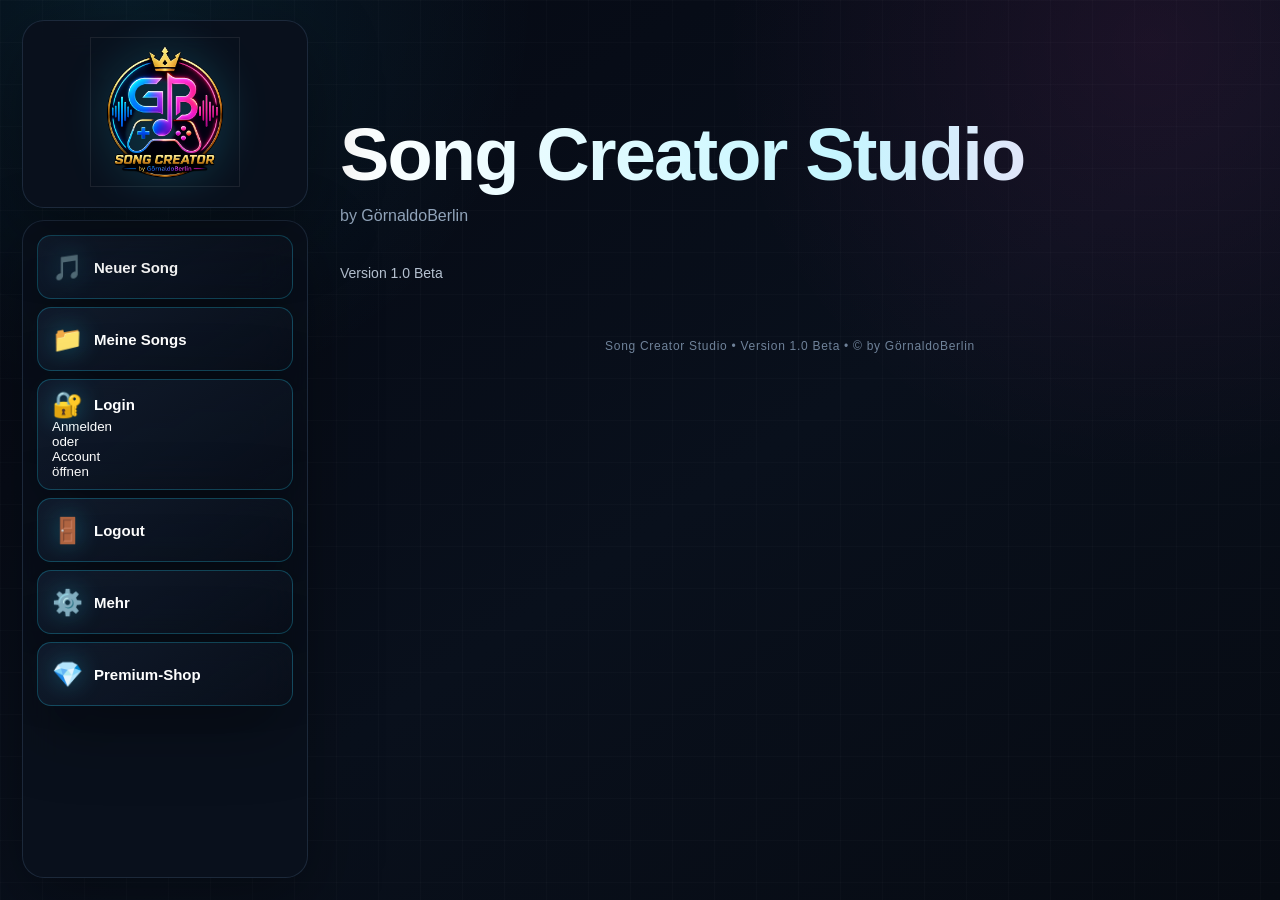
<file: index.html>
<!DOCTYPE html>
<html lang="de">
<head>
  <meta charset="UTF-8">

  <meta
    name="viewport"
    content="width=device-width, initial-scale=1.0"
  >

  <title>
    Song Creator Studio
  </title>

  <link
    rel="stylesheet"
    href="css/style.css"
  >
</head>
<link rel="stylesheet" href="css/desktop-ui.css">

<body>

<div class="container">

  <!-- Logo -->

  <div class="logo-box">

    <img
      src="assets/logo.png"
      alt="GB Logo"
      class="logo"
    >

  </div>

  <!-- Titel -->

  <h1>
    Song Creator Studio
  </h1>

  <p class="subtitle">
    by GörnaldoBerlin
  </p>

  <!-- Login Status -->

  <div
    id="userInfo"
    class="auth-card"
    style="
    display:none;
    margin-bottom:25px;
    "
  >

    <h3
      id="welcomeText"
    >
      Willkommen
    </h3>

    <p
      id="roleText"
      style="
      color:#b6c2d1;
      margin-top:10px;
      "
    >
      Rolle:
    </p>

  </div>

  <!-- Kachelmenü -->

  <div class="menu-grid">

    <!-- Neuer Song -->

    <div
      class="menu-card"
      onclick="goTo('create-song.html')"
    >

      <div class="icon">
        🎵
      </div>

      <div class="text">
        Neuer Song
      </div>

    </div>

    <!-- Meine Songs -->

    <div
      class="menu-card"
      onclick="goTo('my-songs.html')"
    >

      <div class="icon">
        📁
      </div>

      <div class="text">
        Meine Songs
      </div>

    </div>

    <!-- Login -->

    <div
      id="loginCard"
      class="menu-card"
      onclick="openAccountArea()"
    >

      <div class="icon">
        🔐
      </div>

      <div class="text">
        Login
      </div>

      <small class="account-summary">Anmelden oder Account öffnen</small>

    </div>

    <!-- Logout -->

    <div
      id="logoutCard"
      class="menu-card"
      onclick="logout()"
      style="display:none;"
    >

      <div class="icon">
        🚪
      </div>

      <div class="text">
        Logout
      </div>

    </div>

    <!-- Mehr -->

    <div
      class="menu-card"
      onclick="goTo('settings.html')"
    >

      <div class="icon">
        ⚙️
      </div>

      <div class="text">
        Mehr
      </div>

    </div>

    <!-- Premium-Shop -->

    <div
      class="menu-card"
      onclick="goTo('shop.html')"
    >

      <div class="icon">
        💎
      </div>

      <div class="text">
        Premium-Shop
      </div>

    </div>

  </div>

  <!-- Version -->

  <p
    style="
    margin-top:40px;
    color:#b6c2d1;
    font-size:14px;
    "
  >
    Version 1.0 Beta
  </p>

</div>

<script src="js/app.js"></script>
<script src="js/settings-runtime.js"></script>
<script src="js/auth.js"></script>
<script src="js/navigation.js"></script>

<script>

// =========================
// Login Status
// =========================

document.addEventListener(
  "DOMContentLoaded",
  () => {

    const loggedIn =
      localStorage.getItem(
        "loggedIn"
      );

    const username =
      localStorage.getItem(
        "username"
      );

    const role =
      localStorage.getItem(
        "role"
      );

    if (
      loggedIn === "true"
    ) {

      document
        .getElementById(
          "userInfo"
        )
        .style.display =
          "block";

      document
        .getElementById(
          "logoutCard"
        )
        .style.display =
          "block";

      document
        .getElementById(
          "welcomeText"
        )
        .innerText =
          `👋 Willkommen ${username}`;

      document
        .getElementById(
          "roleText"
        )
        .innerText =
          `Rolle: ${role}`;

    }

  }
);

</script>
<script src="js/main-account.js"></script>

</body>
</html>
</file>
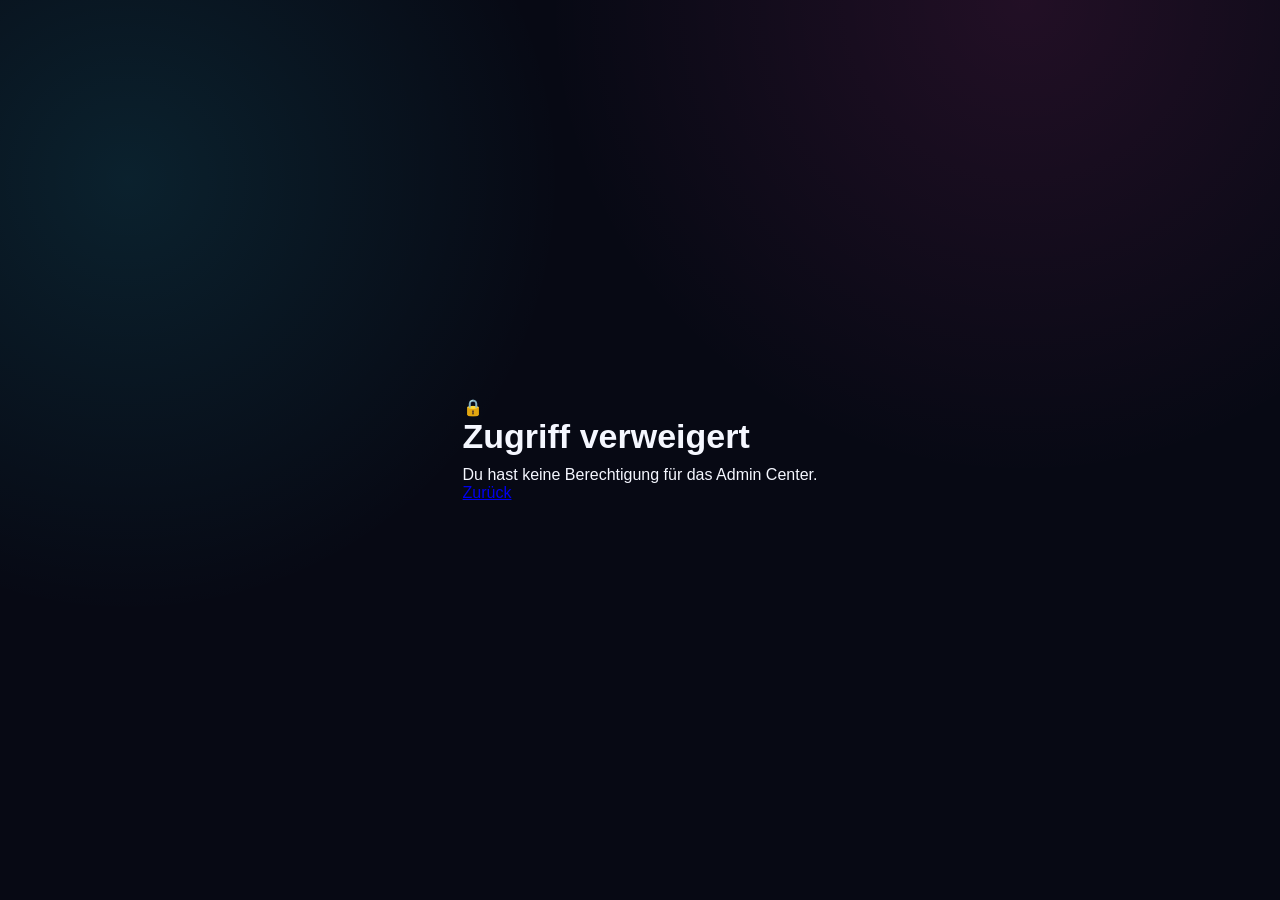
<file: admin.html>
<!doctype html>
<html lang="de"><head><meta charset="utf-8"><meta name="viewport" content="width=device-width,initial-scale=1"><title>Admin Control Center</title><link rel="stylesheet" href="css/style.css"><link rel="stylesheet" href="css/admin-control.css"><link rel="stylesheet" href="css/admin-users-panel.css"><link rel="stylesheet" href="css/admin-premium-panel.css"><link rel="stylesheet" href="css/premium-trials.css"><link rel="stylesheet" href="css/content-cleanup.css"></head>
<body class="control-body"><div class="control-shell">
<aside id="adminSidebar" class="control-sidebar"><div class="control-brand"><span>⚙️</span><strong>Admin Control</strong><button id="sidebarToggle" aria-label="Sidebar einklappen">☰</button></div><nav id="adminNav"></nav><div class="sidebar-foot"><a href="index.html">← Hauptmenü</a><a href="create-song.html">Song Creator</a></div></aside>
<main class="control-main"><header class="control-topbar"><button id="mobileNav" aria-label="Menü öffnen">☰</button><div><span class="eyebrow">SONG CREATOR</span><h1 id="sectionTitle">Dashboard</h1></div><div class="admin-identity"><span id="adminRole"></span><strong id="adminName"></strong></div></header><section id="adminView" class="control-view" aria-live="polite"></section></main>
</div><div id="adminToast" class="admin-toast" role="status"></div><input id="backupImport" type="file" accept="application/json" hidden>
<script src="js/navigation.js"></script><script>AccountNavigation.guardAdminPage();</script><script src="js/admin.js"></script><script src="js/content-cleaner.js"></script><script src="js/admin-core.js"></script><script src="js/admin-users.js"></script><script src="js/admin-roles.js"></script><script src="js/admin-content.js"></script><script src="js/admin-premium.js"></script><script src="js/admin-shop.js"></script><script src="js/admin-statistics.js"></script><script src="js/admin-logs.js"></script><script src="js/admin-backup.js"></script><script src="js/admin-control.js"></script><script src="js/admin-users-panel.js"></script><script src="js/admin-premium-panel.js"></script><script src="js/admin-content-cleanup-panel.js"></script></body></html>
</file>
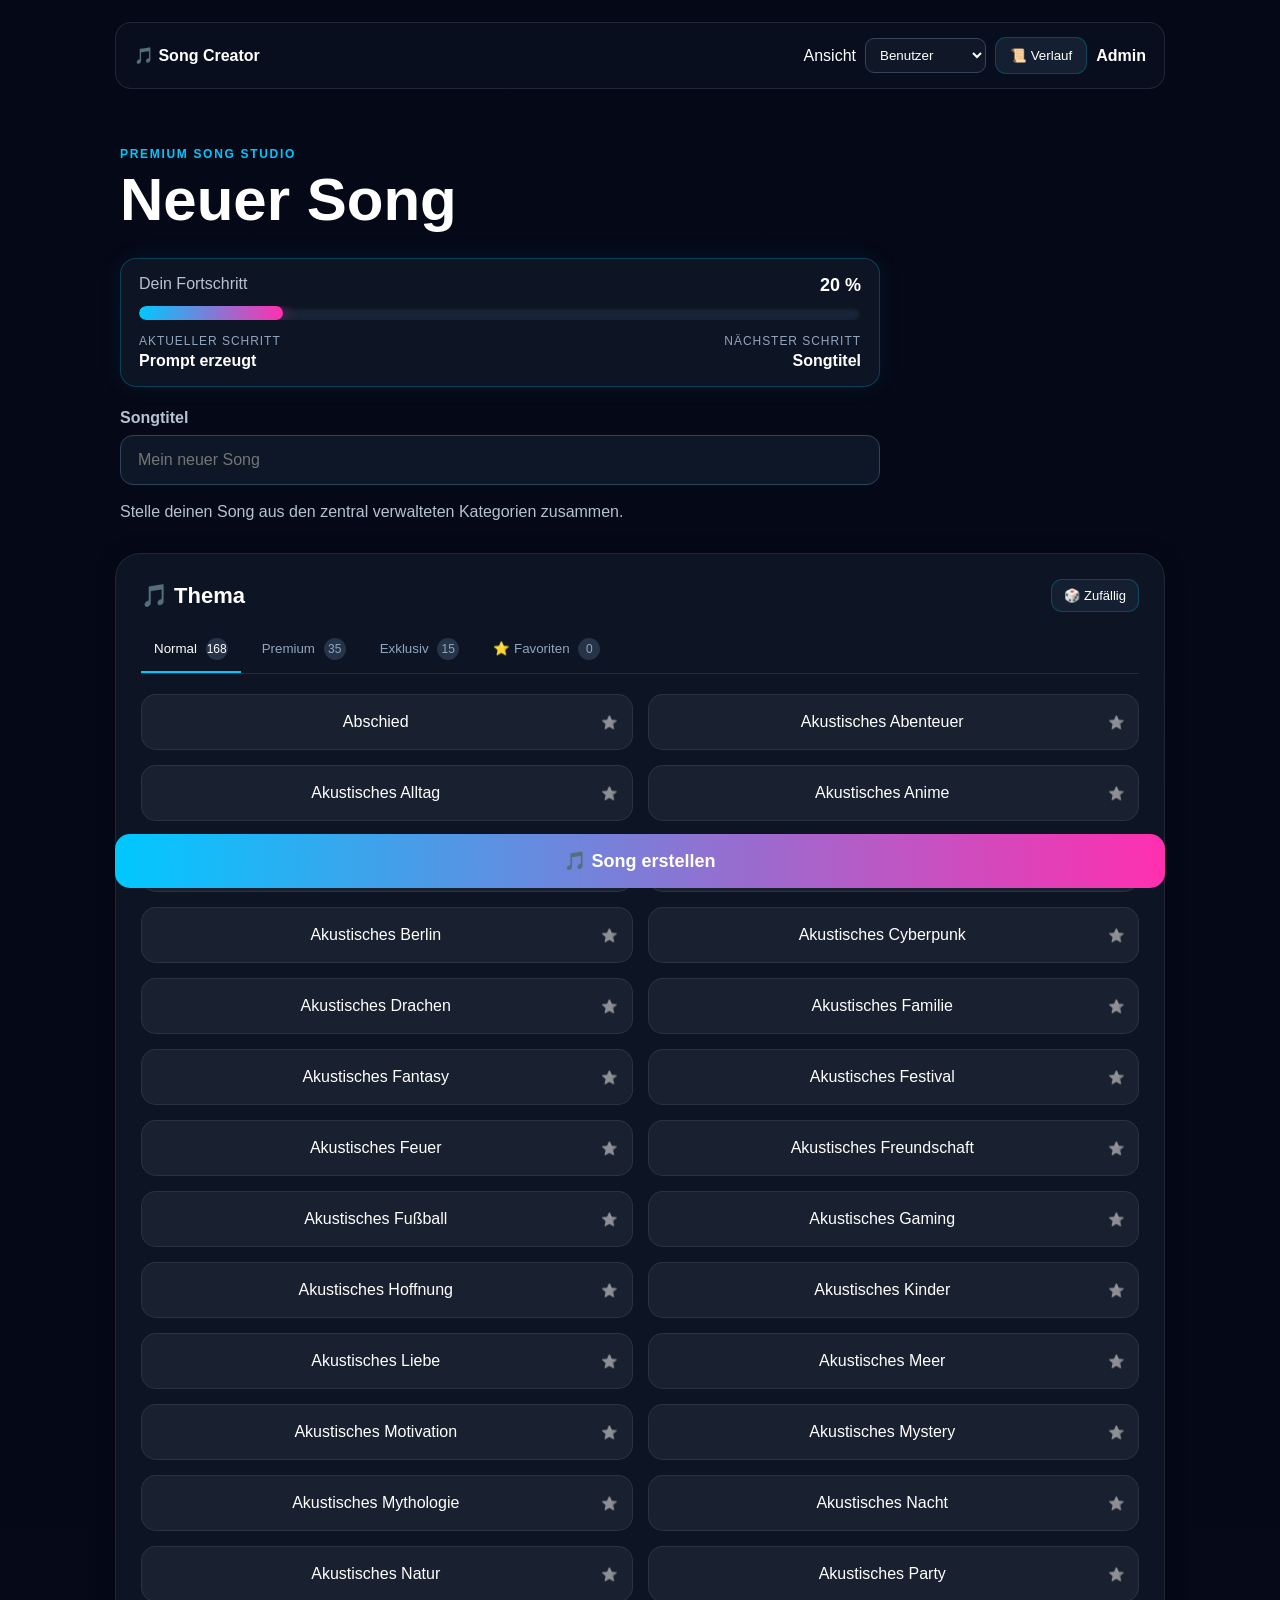
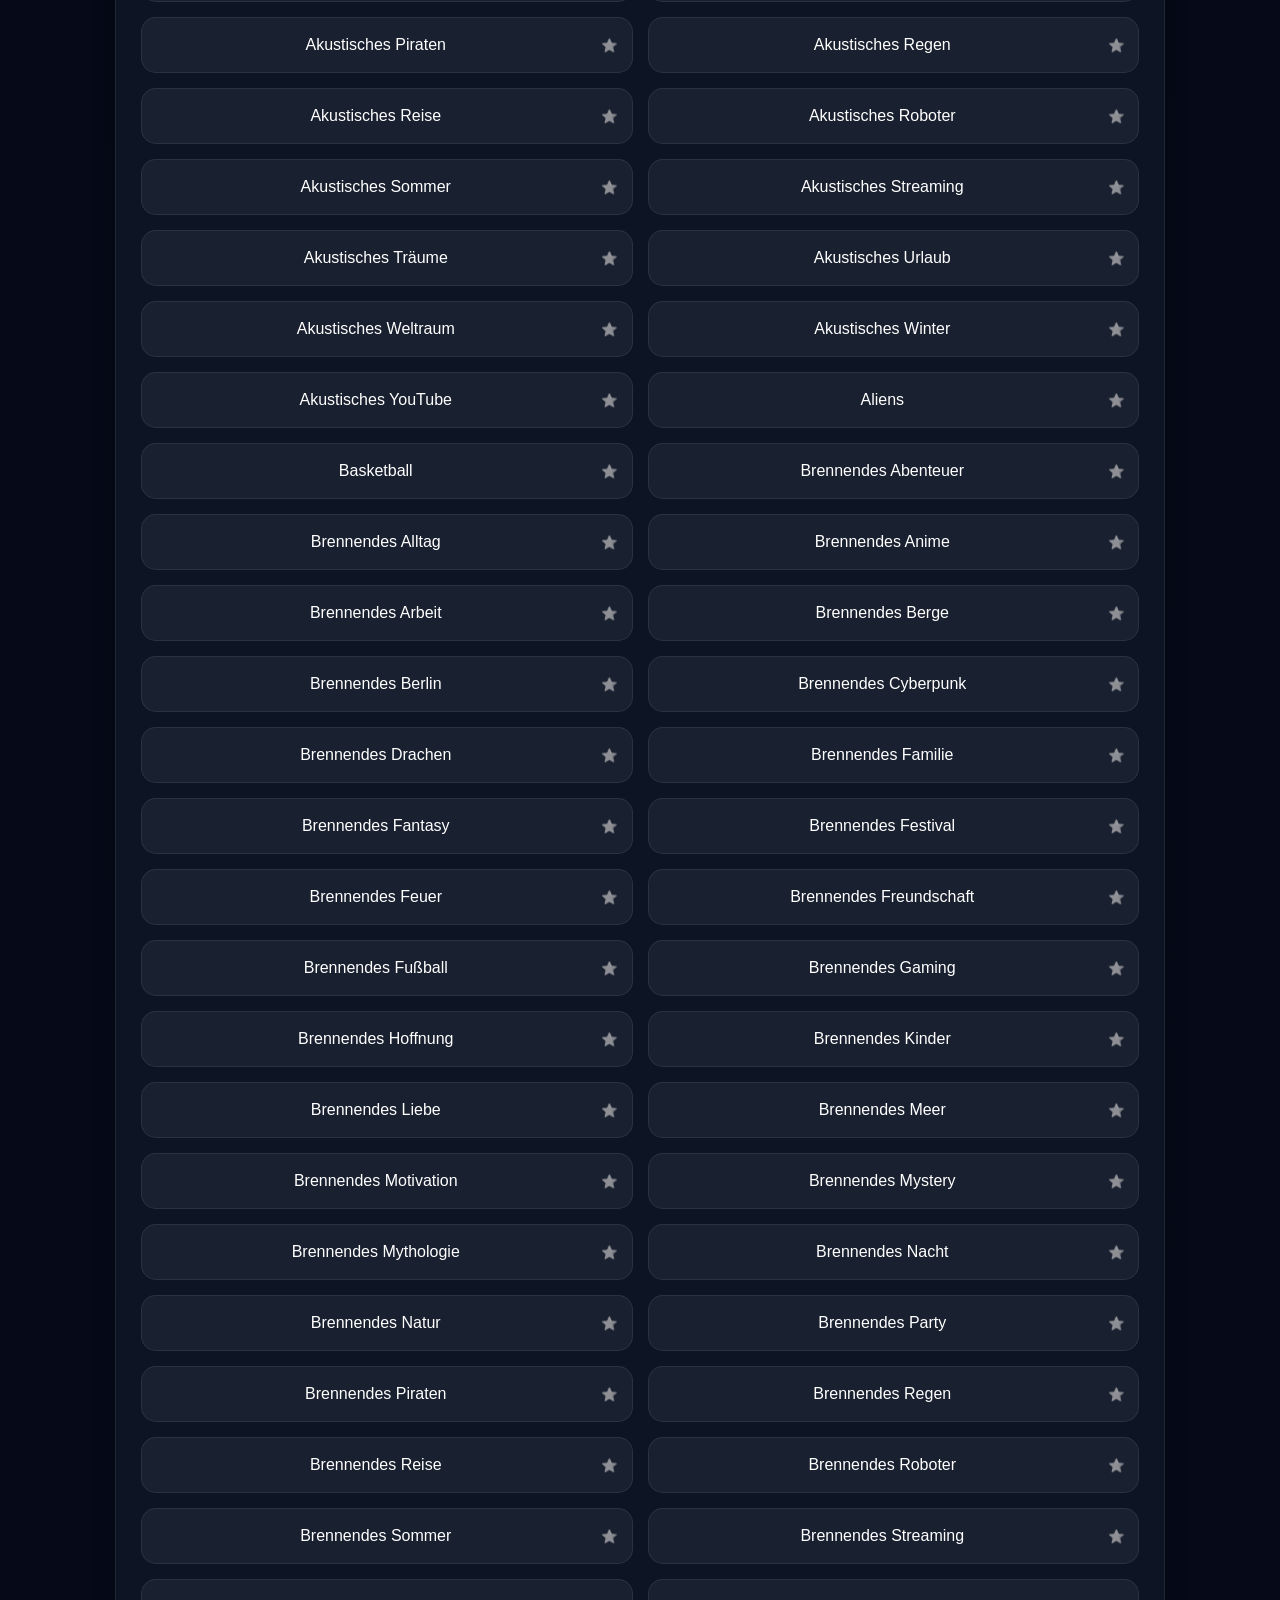
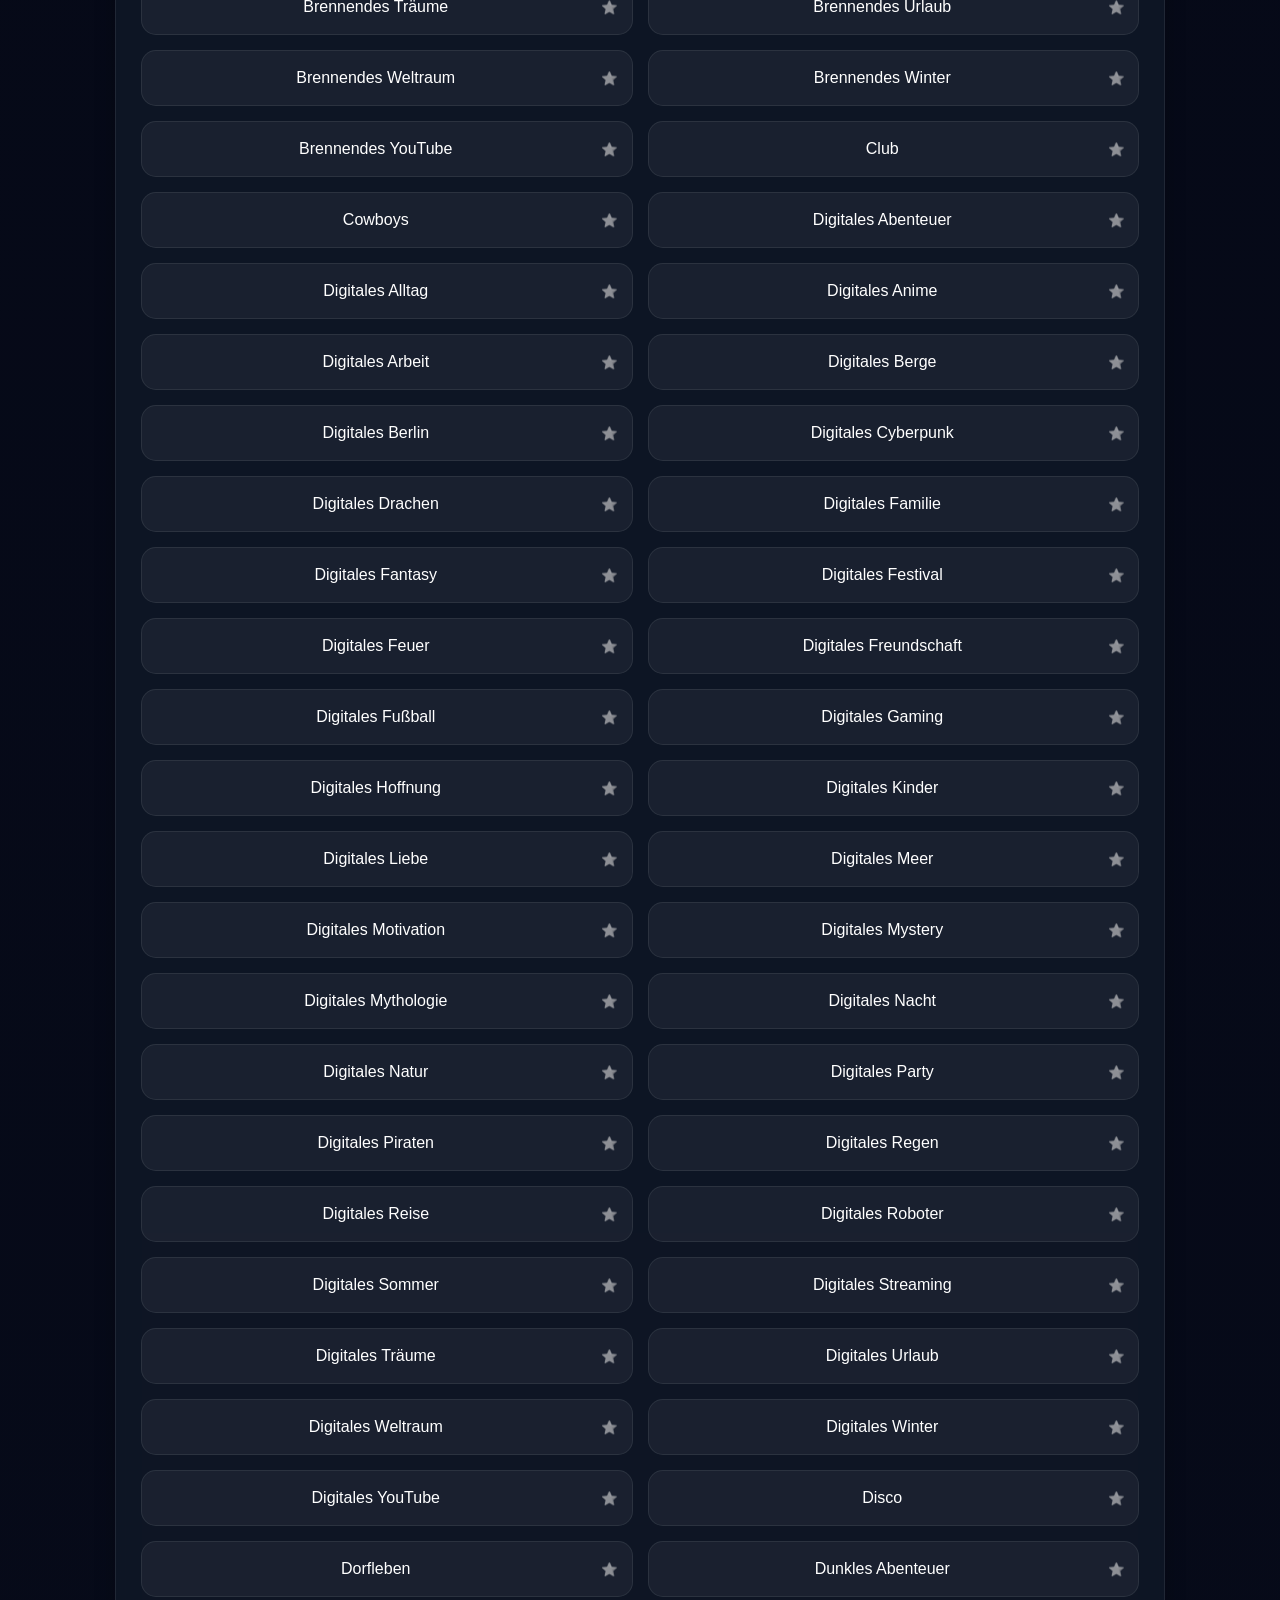
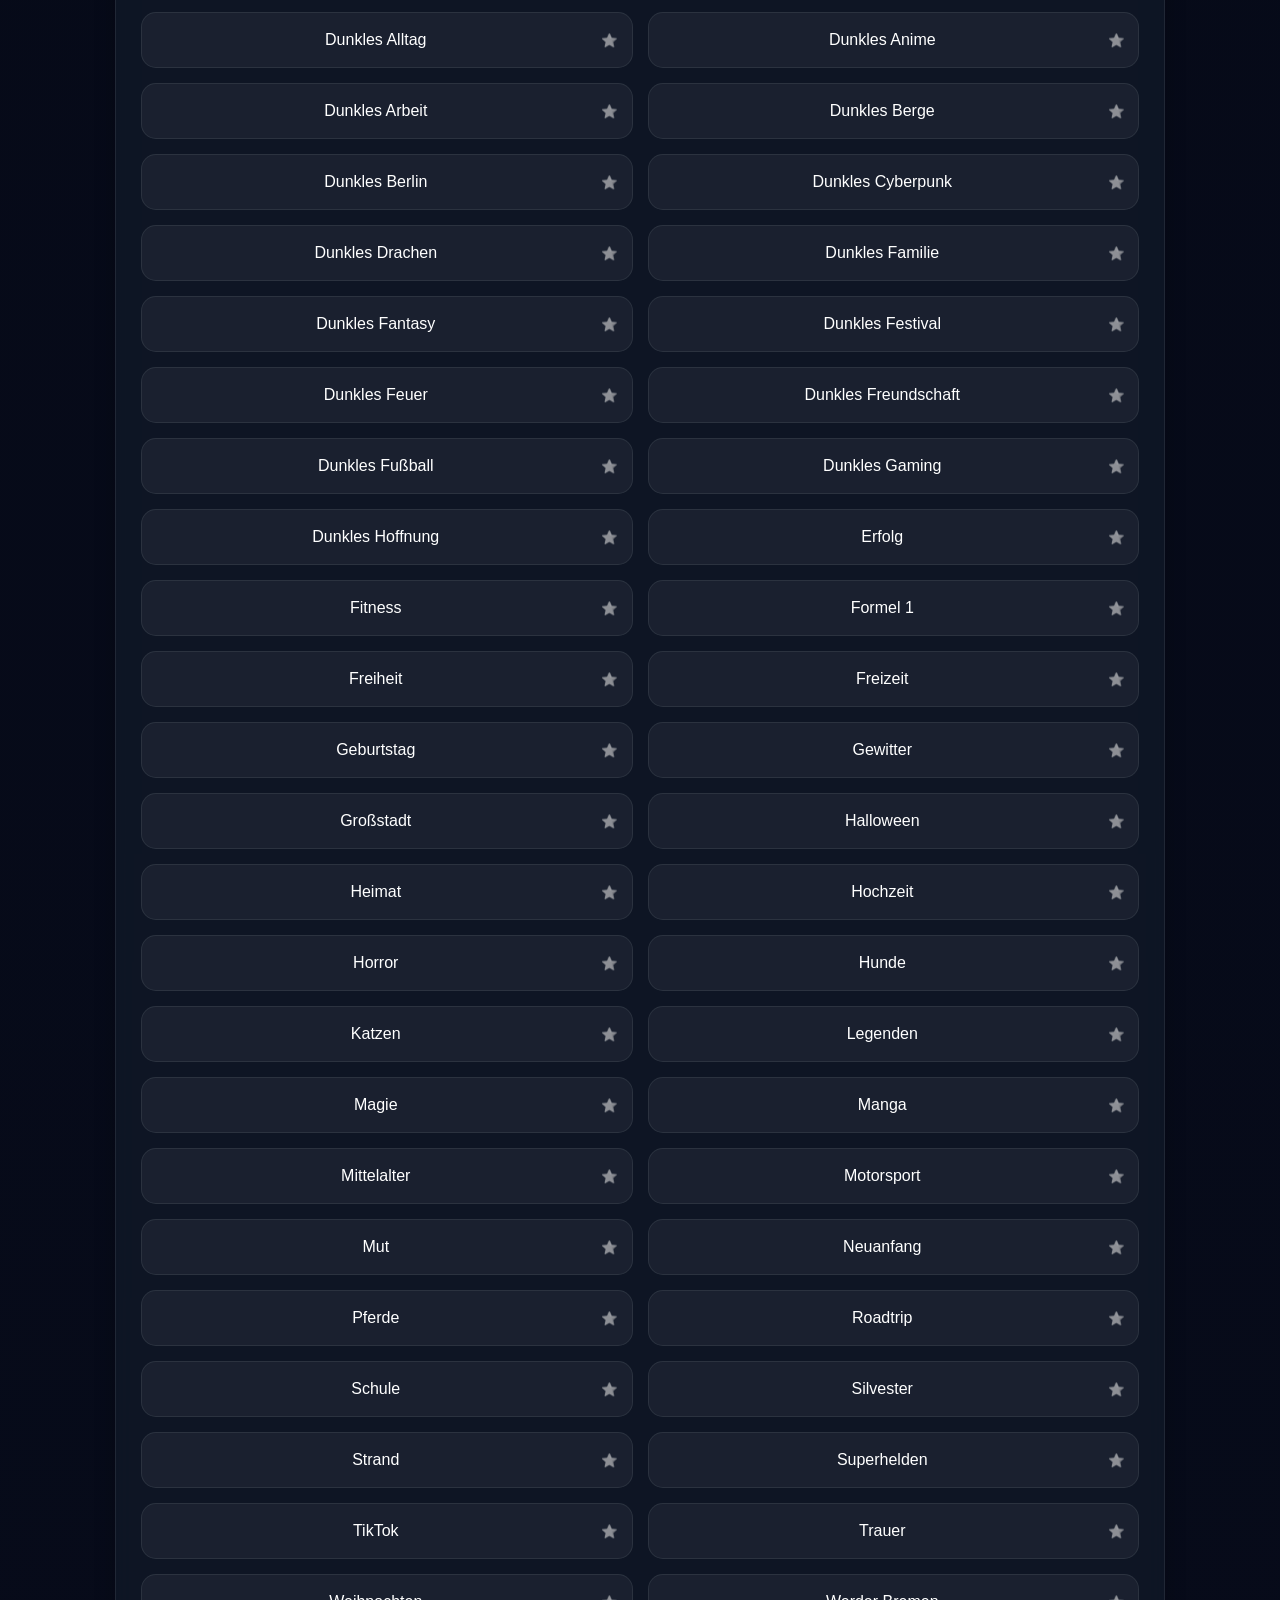
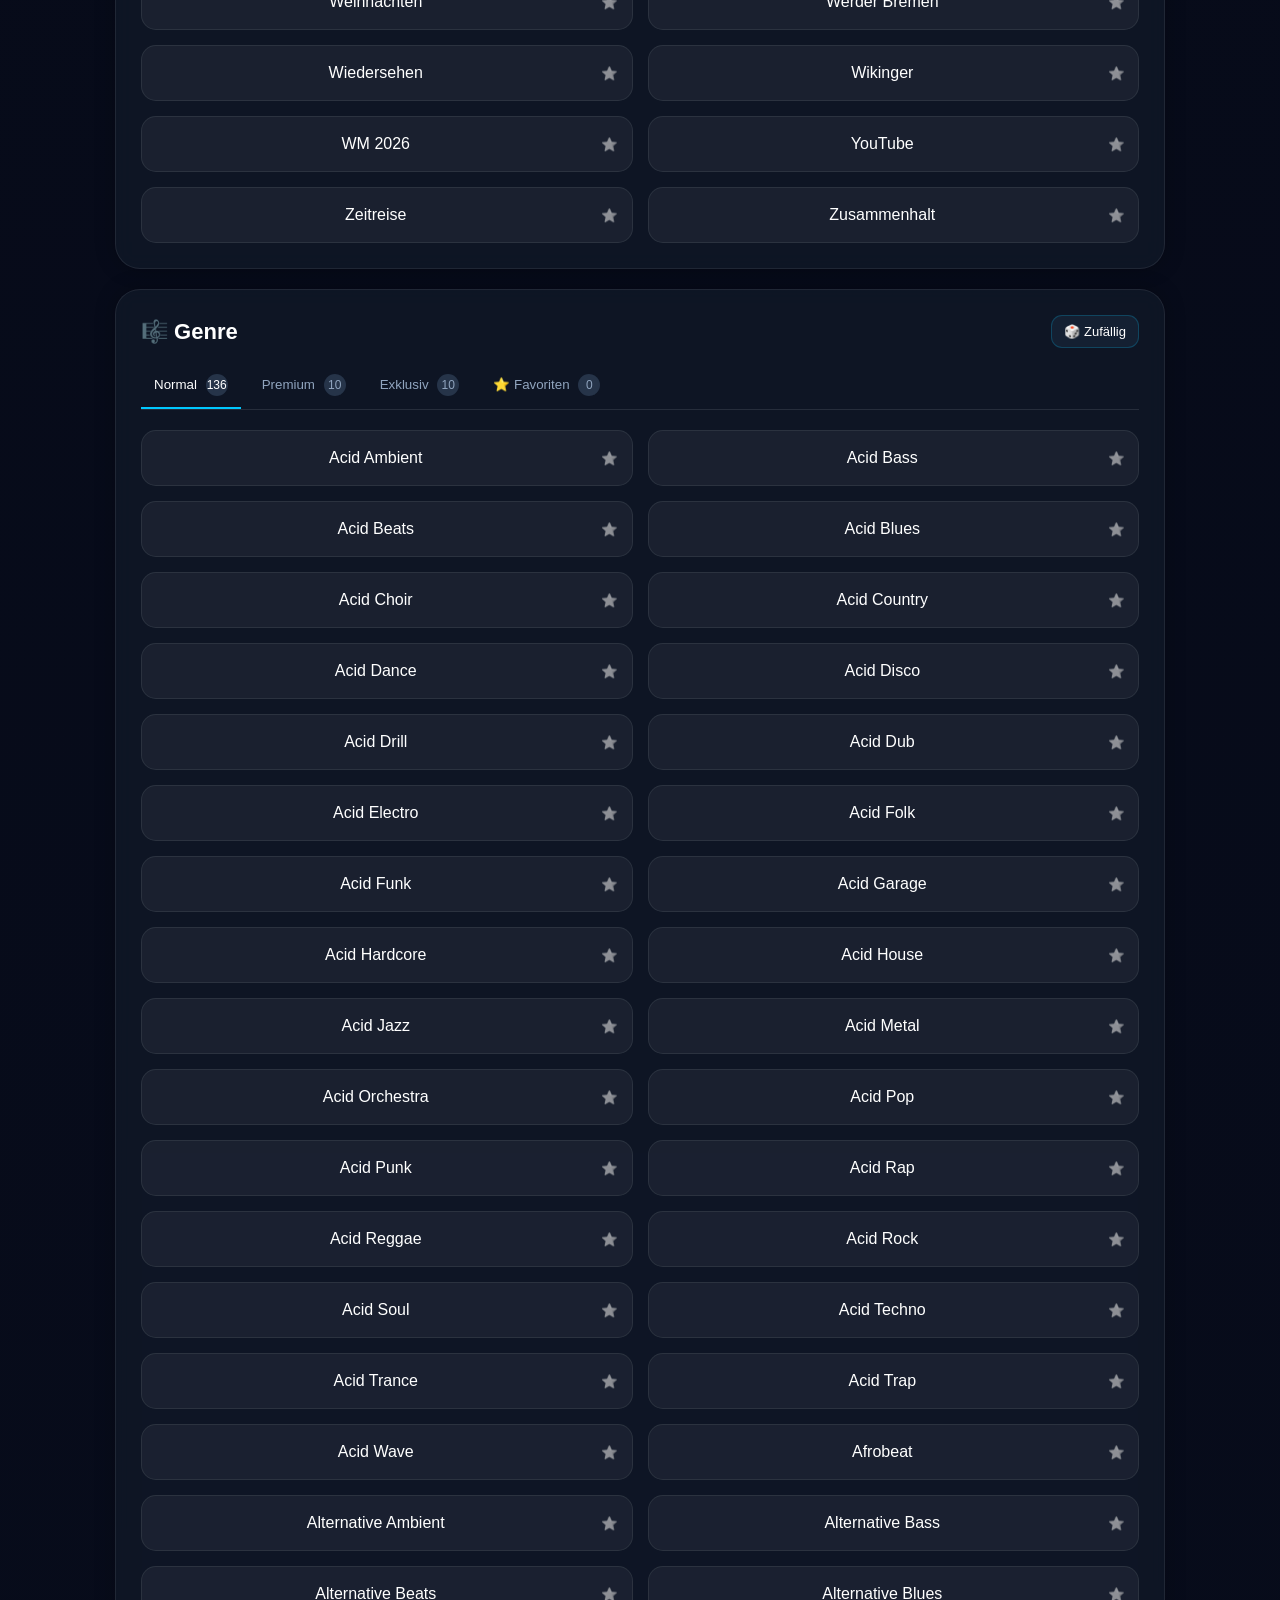
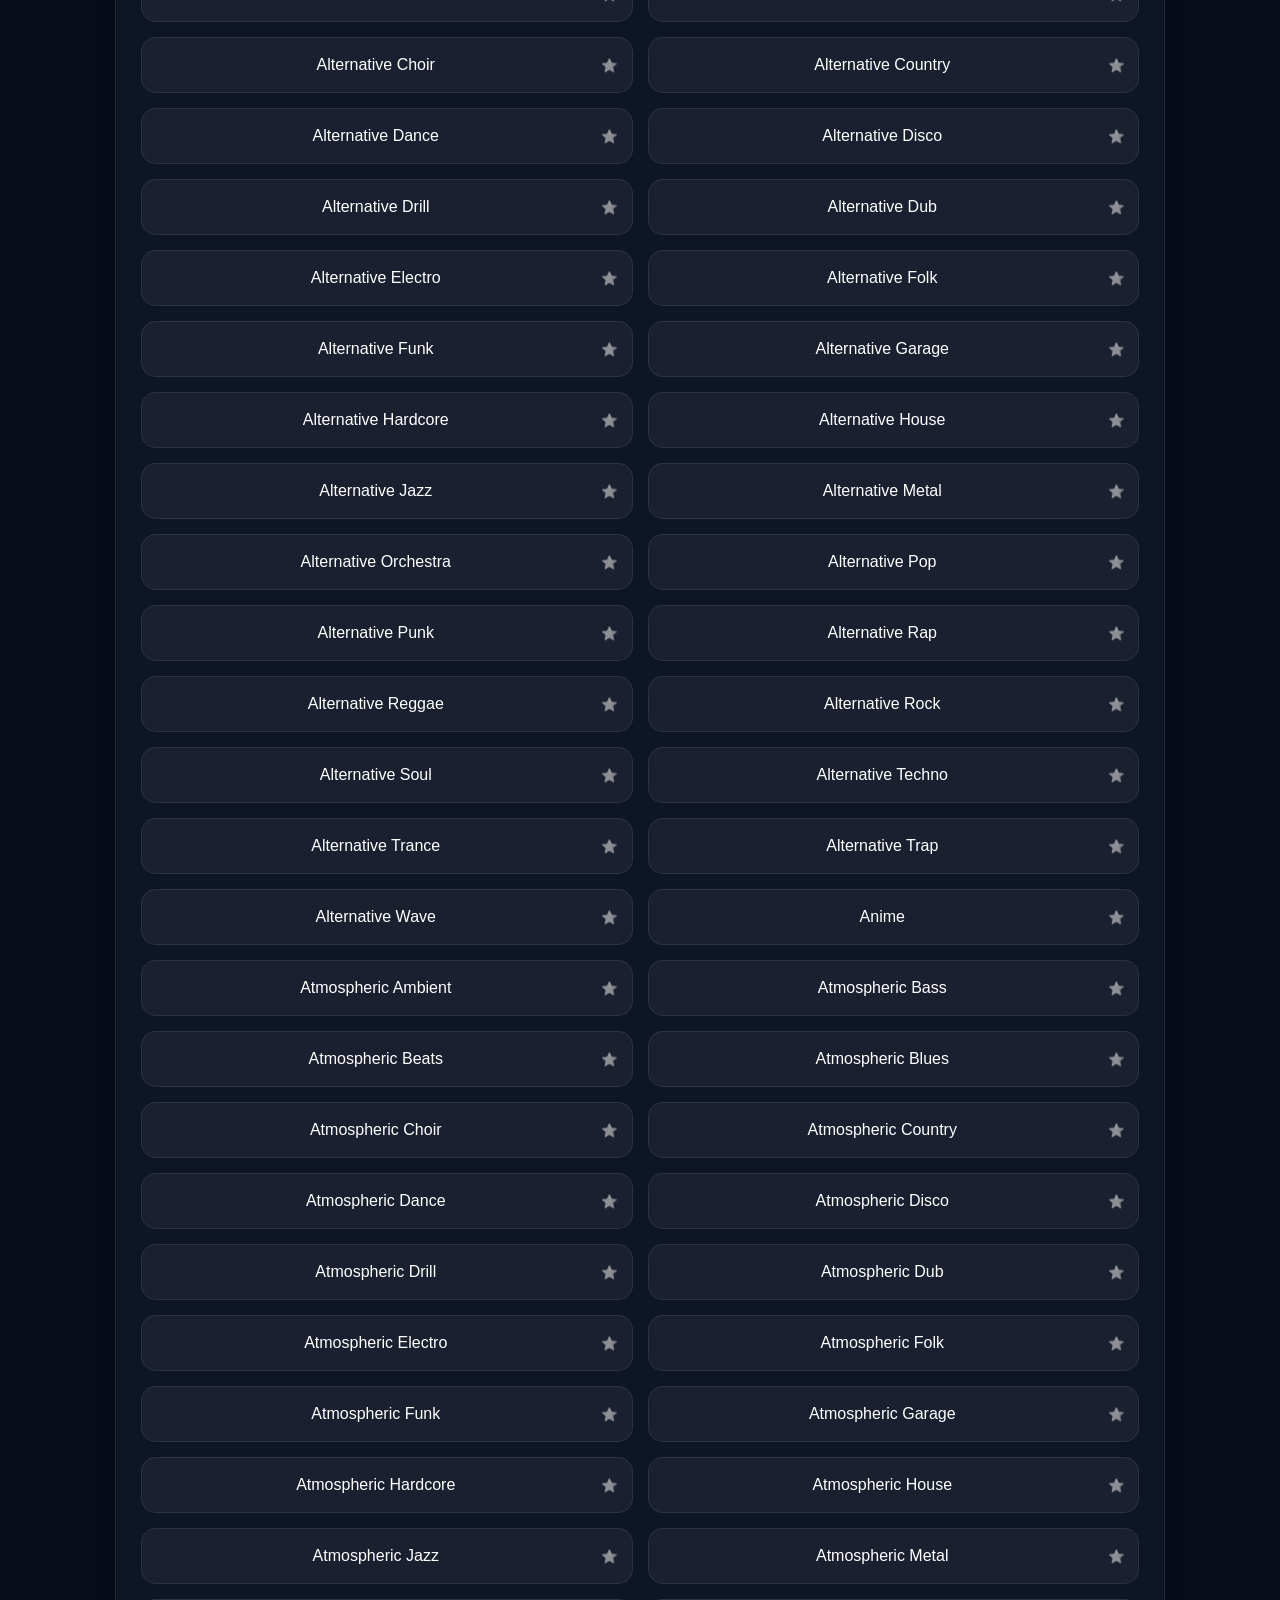
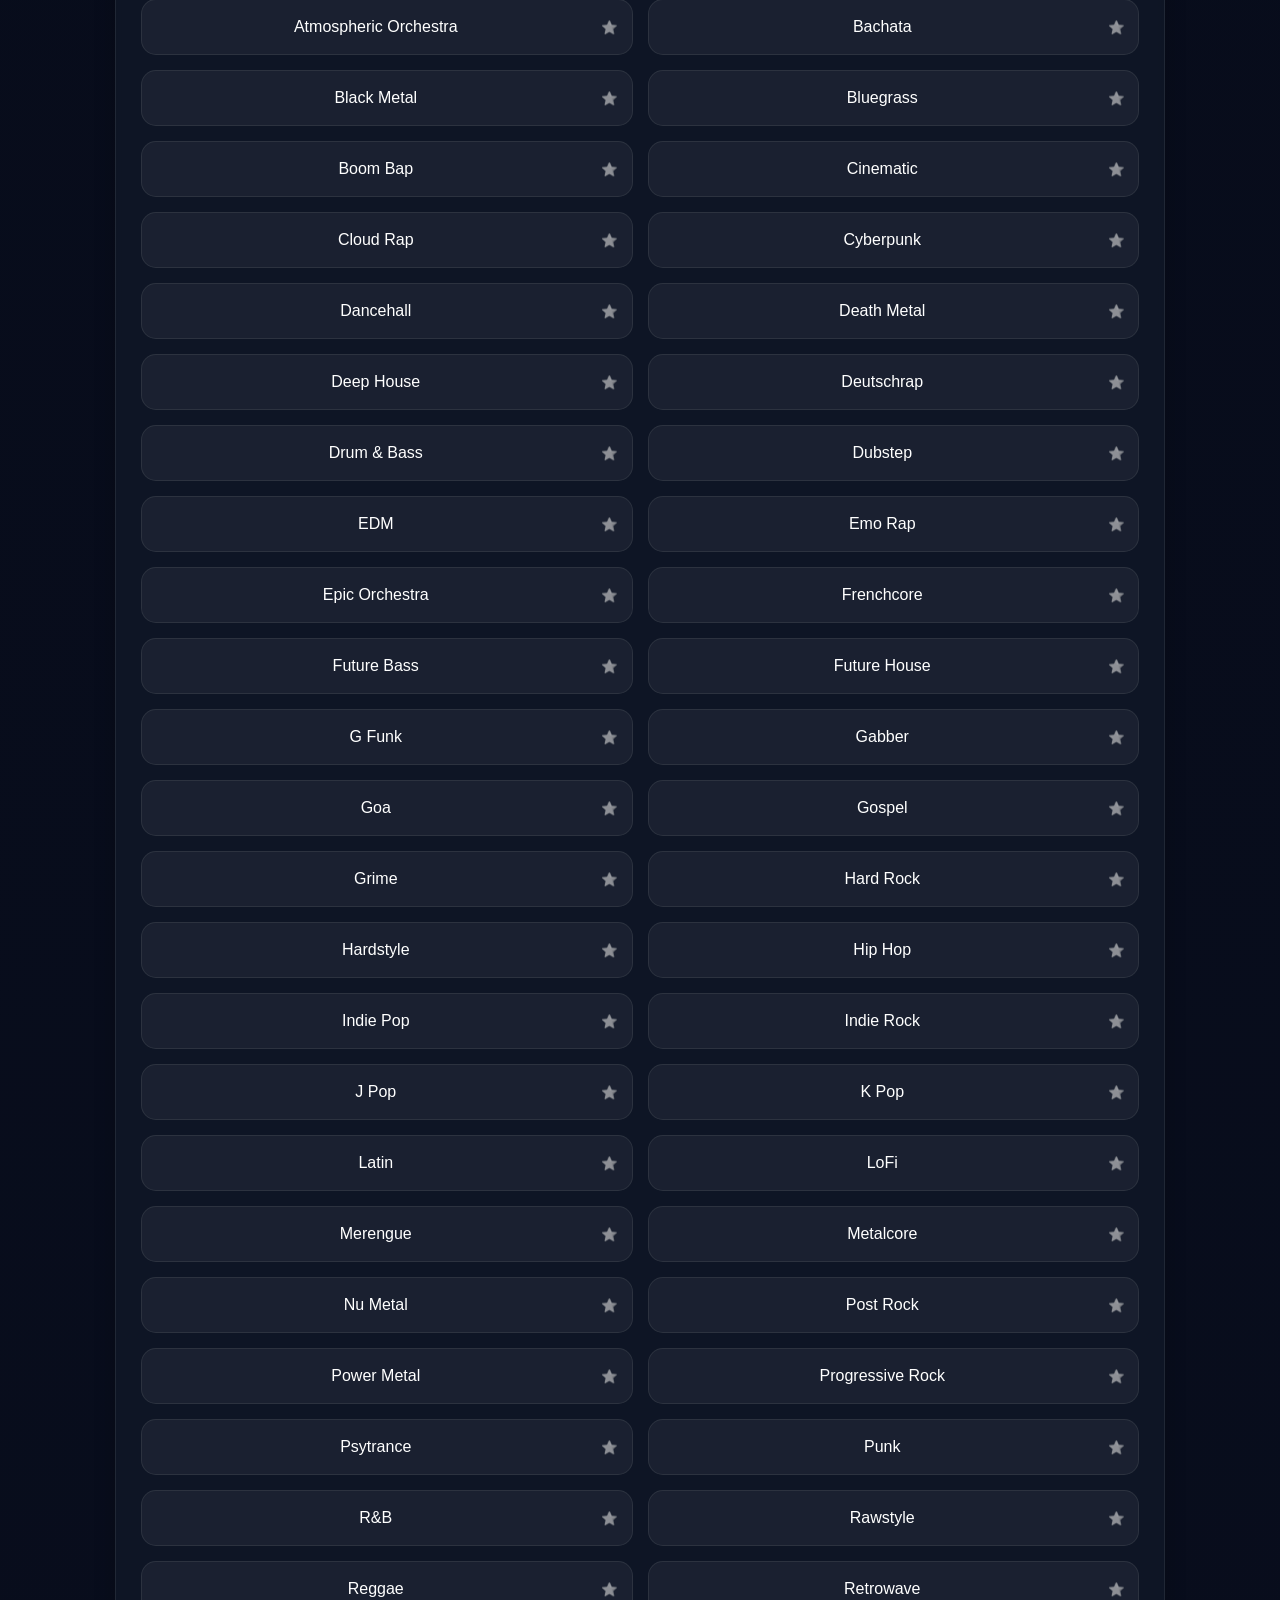
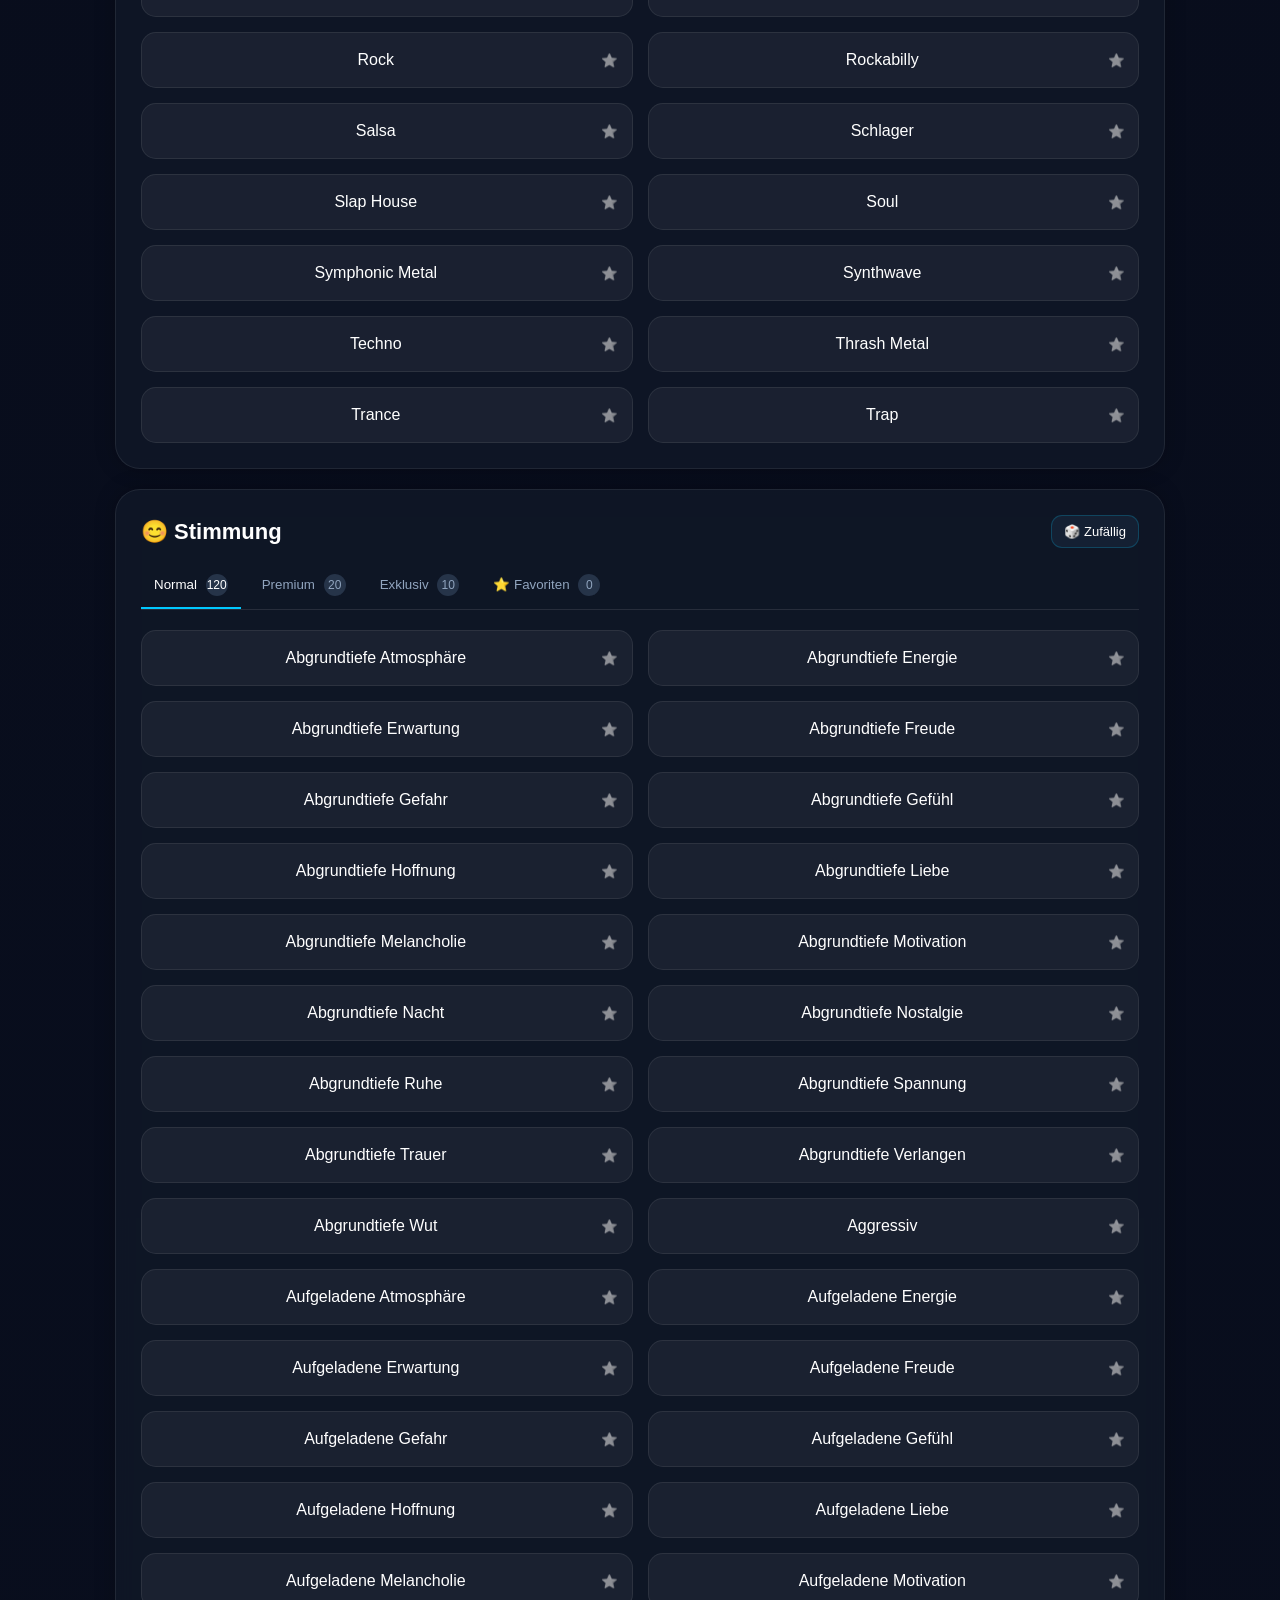
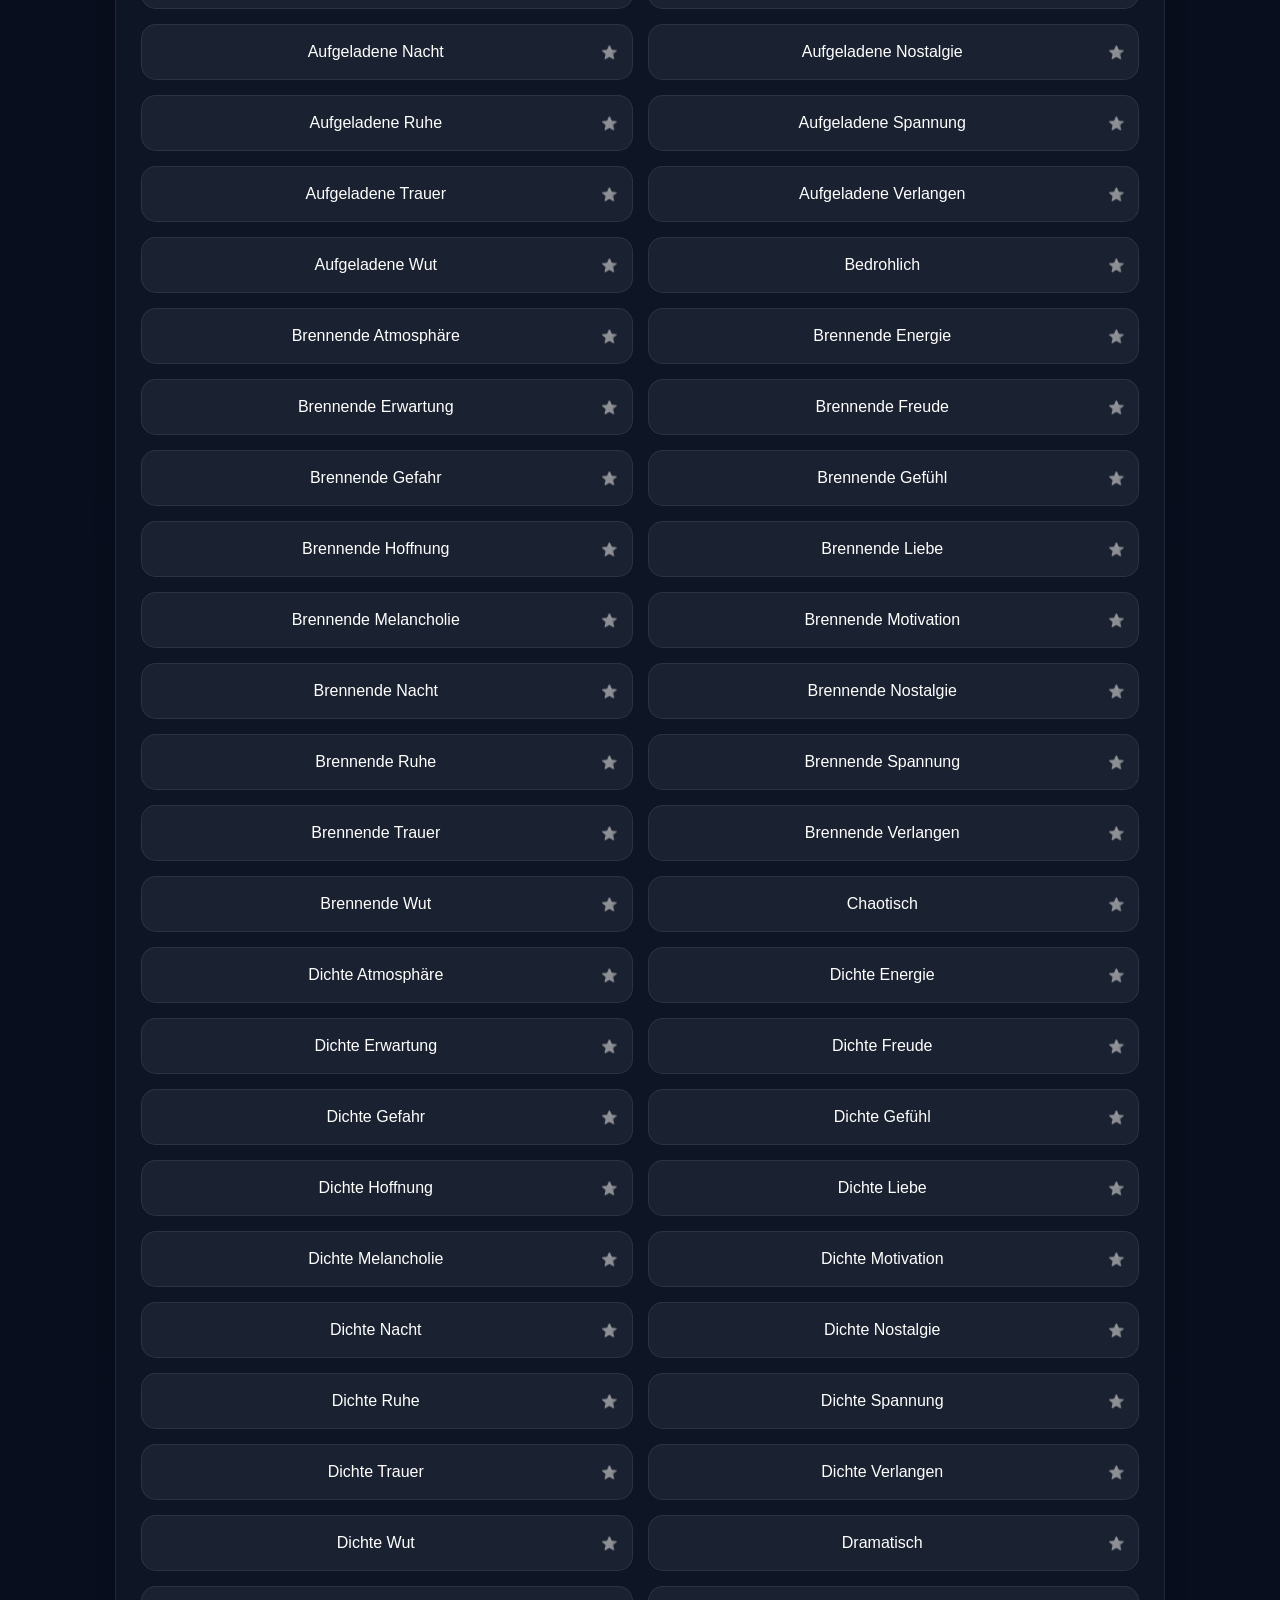
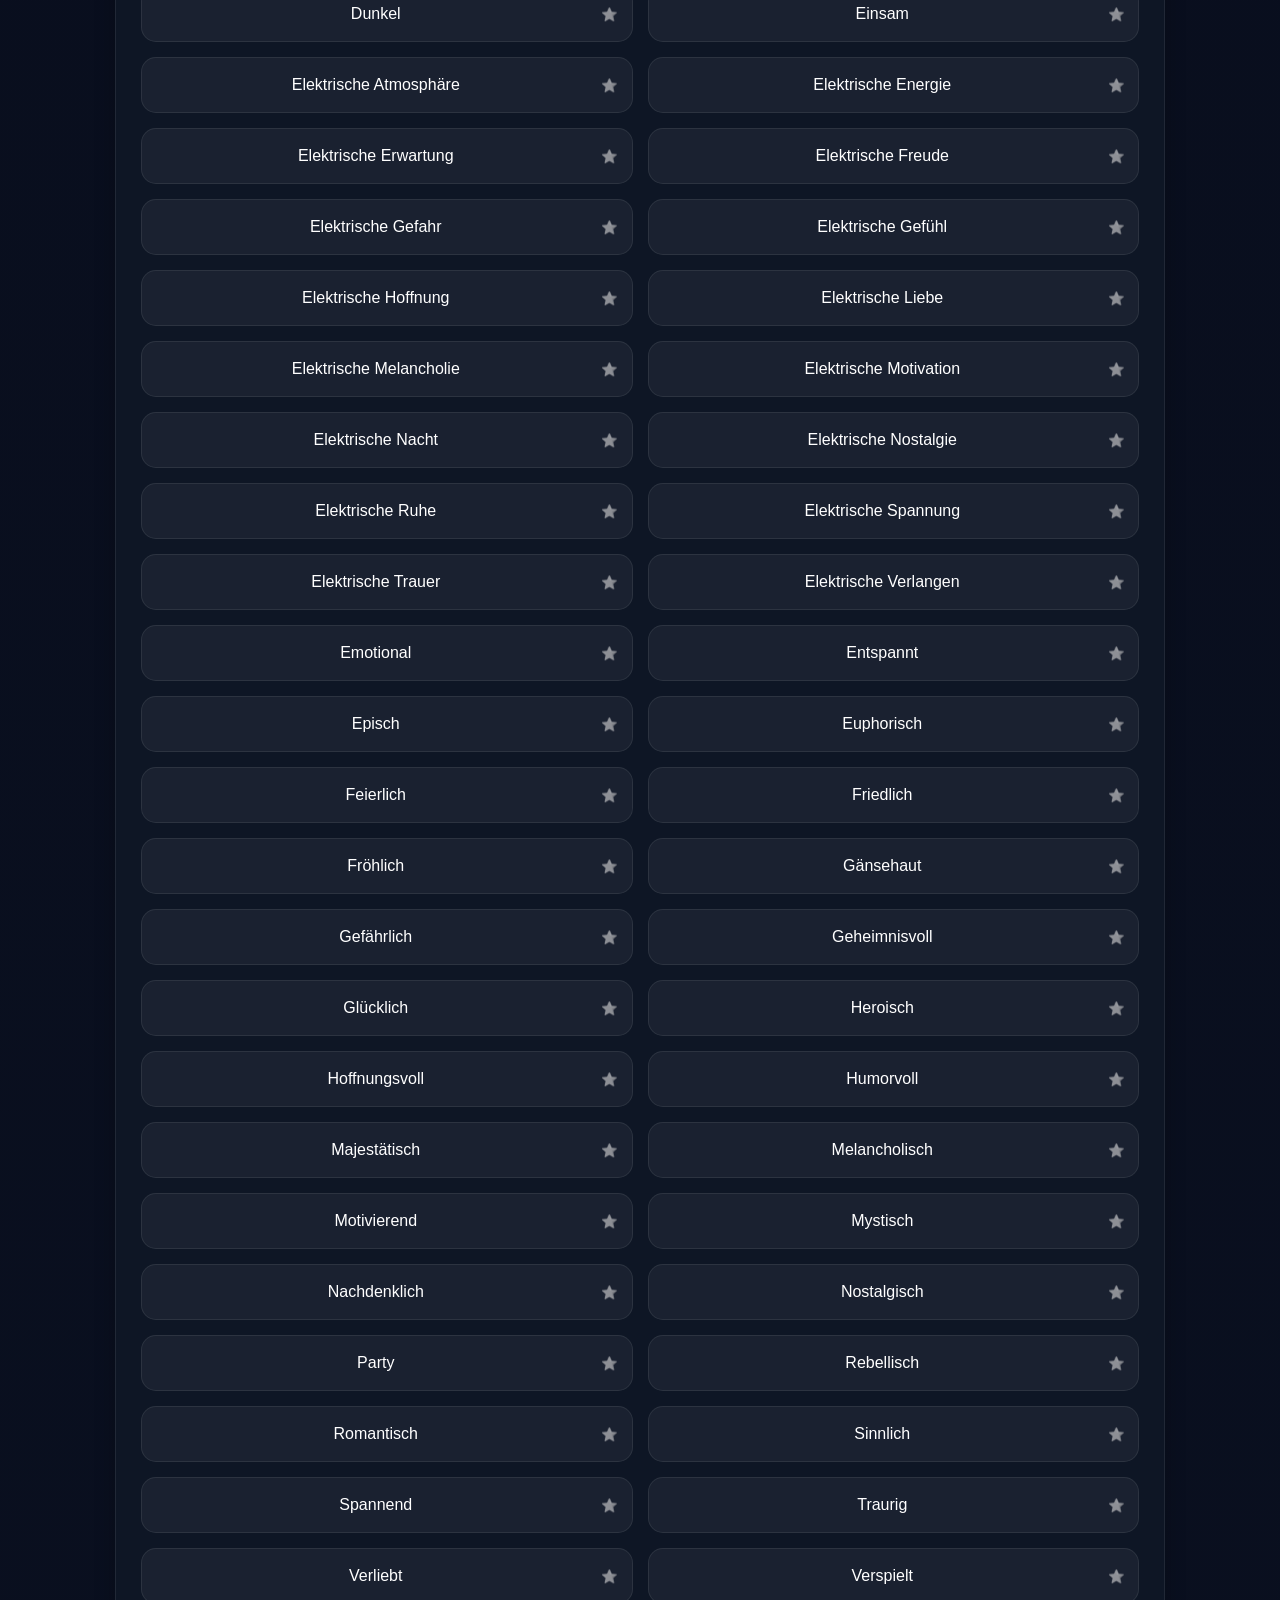
<file: create-song.html>
<!doctype html>
<html lang="de"><head><meta charset="utf-8"><meta name="viewport" content="width=device-width,initial-scale=1"><title>Neuer Song – Song Creator Studio</title><link rel="stylesheet" href="css/style.css"></head>
<body class="dynamic-page"><main class="creator-shell">
  <header class="dynamic-topbar"><a href="index.html">🎵 Song Creator</a><div class="top-actions"><label for="rolePreview">Ansicht</label><select id="rolePreview"></select><button id="historyButton" class="glass-button" type="button">📜 Verlauf</button><a href="admin.html">Admin</a></div></header>
  <section class="creator-hero"><p class="neon-label">Premium Song Studio</p><h1>Neuer Song</h1>
    <div class="creator-progress"><div class="progress-heading"><span>Dein Fortschritt</span><strong id="progressValue">0 %</strong></div><div id="progressTrack" class="progress-track" role="progressbar" aria-valuemin="0" aria-valuemax="100" aria-valuenow="0" aria-labelledby="progressValue"><div id="progressFill" class="progress-fill"></div></div><div class="step-grid"><p><span>Aktueller Schritt</span><strong id="currentStepText">Start</strong></p><p><span>Nächster Schritt</span><strong id="nextStepText">Songtitel eingeben</strong></p></div></div>
    <label class="song-title-label" for="songTitle"><span>Songtitel</span><input type="text" id="songTitle" maxlength="120" placeholder="Mein neuer Song" autocomplete="off"></label><p>Stelle deinen Song aus den zentral verwalteten Kategorien zusammen.</p>
  </section>
  <div id="dynamicCategories"></div>
  <section class="auth-card prompt-preview-section"><div class="section-heading"><h2>📄 Prompt Vorschau</h2><span class="live-indicator">LIVE</span></div><pre id="promptPreview" class="prompt-preview" aria-live="polite"></pre></section>
  <section class="template-toolbar"><button id="saveTemplateButton" class="glass-button" type="button">💾 Vorlage speichern</button><button id="templatesButton" class="glass-button" type="button">🗂 Vorlagen</button><button id="exportTemplatesButton" class="glass-button" type="button">📤 JSON exportieren</button><label class="glass-button import-label">📥 JSON importieren<input id="importTemplatesInput" type="file" accept="application/json,.json"></label></section>
  <button id="generateButton" class="main-btn creator-generate" type="button">🎵 Song erstellen</button>
  <section class="auth-card song-output"><h2>📄 Songtext</h2><textarea id="songText" rows="24" placeholder="Erstelle einen Song, um den vollständigen Songtext zu sehen." readonly></textarea><div class="output-actions"><button class="main-btn" onclick="saveSong()">💾 Speichern</button><button class="main-btn" onclick="copyGeneratedLyrics()">📋 Songtext kopieren</button><button class="main-btn" onclick="regenerateSongContent()">🔄 Songtext neu generieren</button><button class="main-btn" onclick="exportGeneratedLyrics()">📄 Als TXT exportieren</button><button class="main-btn" onclick="createCover()">🖼️ Cover</button></div></section><p class="back-link"><a href="index.html">← Zur Startseite</a></p>
</main>
<div id="selectionToast" class="selection-toast" role="status" aria-live="polite"></div>
<dialog id="templatesDialog" class="premium-dialog"><div class="dialog-header"><h2>🗂 Prompt-Vorlagen</h2><button data-close="templatesDialog" type="button">✕</button></div><div id="templatesList" class="saved-list"></div></dialog>
<dialog id="historyDialog" class="premium-dialog"><div class="dialog-header"><h2>📜 Verlauf</h2><button data-close="historyDialog" type="button">✕</button></div><div id="historyList" class="saved-list"></div></dialog>
<datalist id="templateExamples"><option value="Hardstyle"><option value="Deutschrap"><option value="Schlager"><option value="Gaming"><option value="Weihnachten"><option value="WM 2026"></datalist>
<script src="js/settings-runtime.js"></script><script src="js/admin.js"></script><script src="js/hierarchy.js"></script><script src="js/permissions.js"></script><script src="js/songs.js"></script><script src="js/song-generator.js"></script><script src="js/creator.js"></script><script src="js/creator-settings-bridge.js"></script></body></html>
</file>
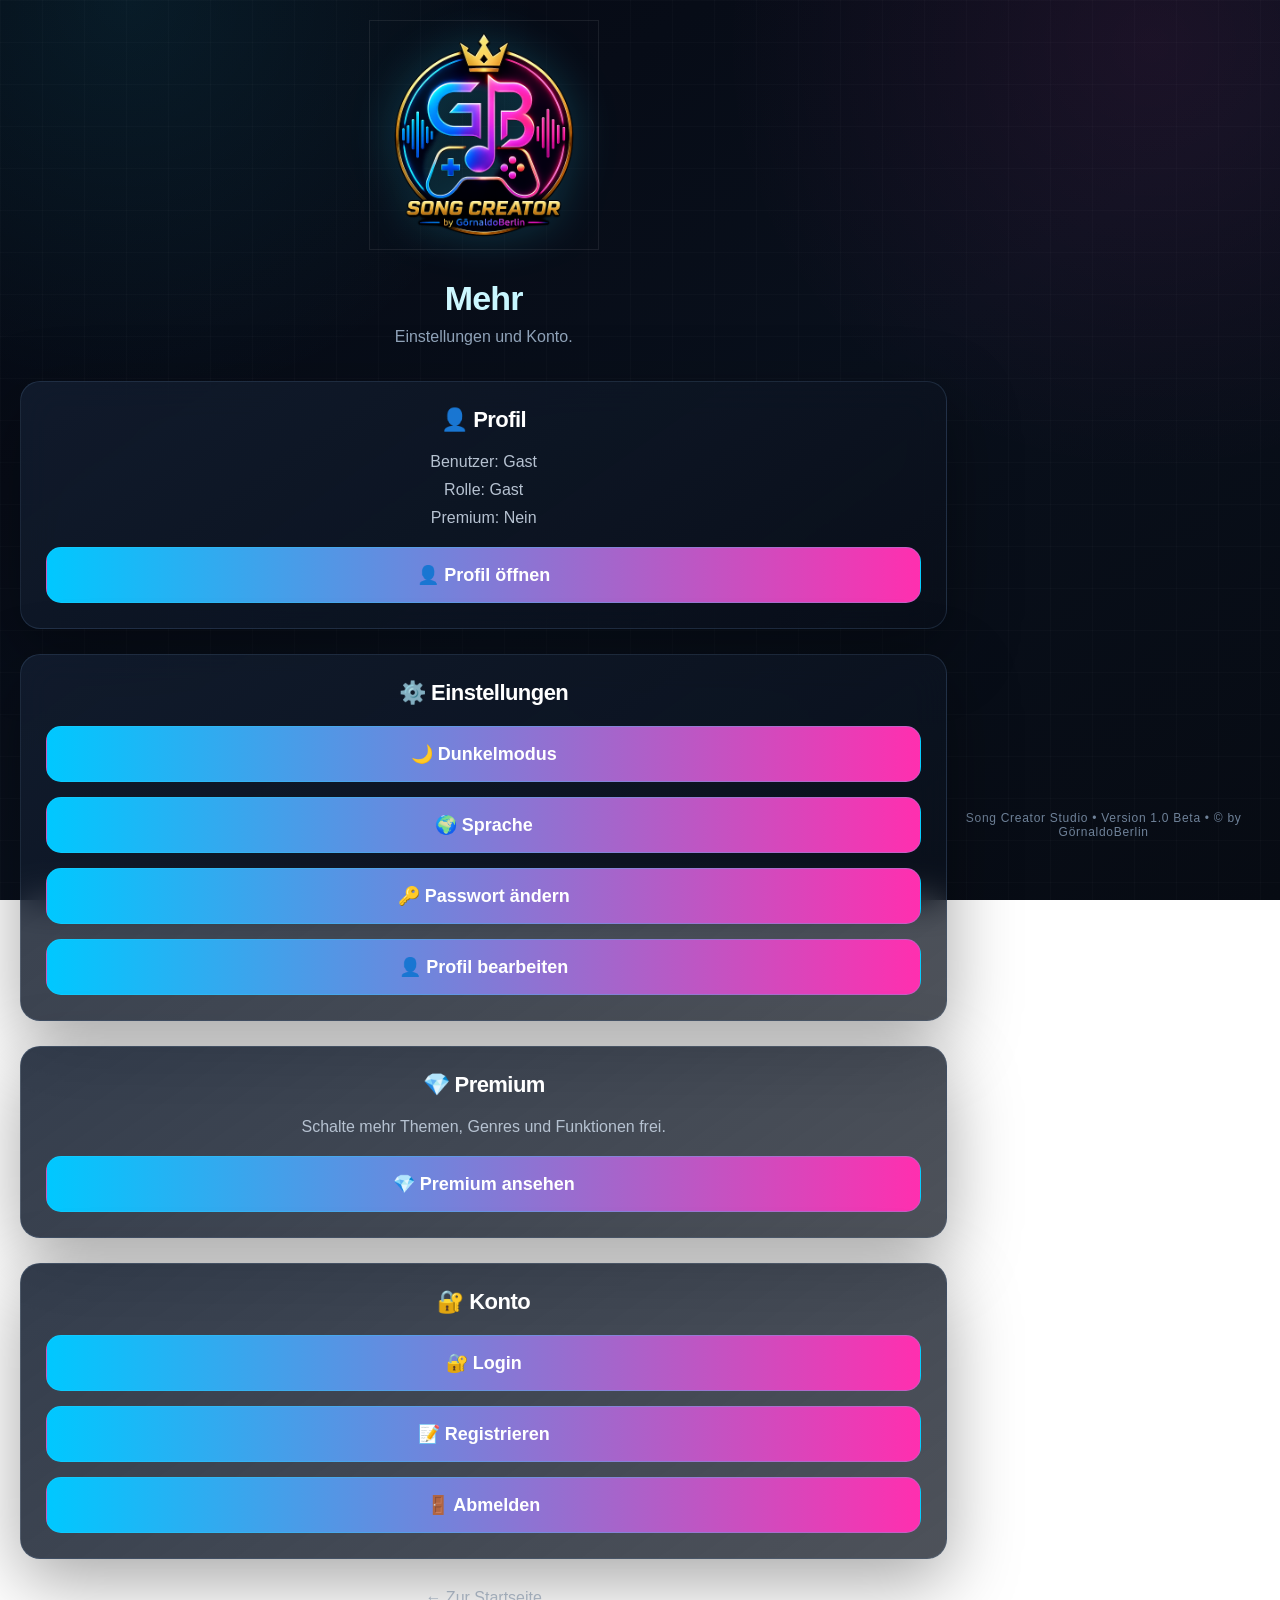
<file: dashboard.html>
<!DOCTYPE html>
<html lang="de">
<head>
  <meta charset="UTF-8">
  <meta
    name="viewport"
    content="width=device-width, initial-scale=1.0"
  >

  <title>Mehr - Song Creator Studio</title>

  <link
    rel="stylesheet"
    href="css/style.css"
  >
</head>
<link rel="stylesheet" href="css/desktop-ui.css">

<body>

<div class="container">

  <!-- Logo -->

  <div class="logo-box">
    <img
      src="assets/logo.png"
      alt="GB Logo"
      class="logo auth-logo"
    >
  </div>

  <!-- Titel -->

  <h1>Mehr</h1>

  <p class="subtitle">
    Einstellungen und Konto.
  </p>

  <!-- Profil -->

  <div class="auth-card">

    <h2>👤 Profil</h2>

    <p
      style="
      margin-top:20px;
      color:#b6c2d1;
      "
    >
      Benutzer: <span id="moreUsername">Nicht angemeldet</span>
    </p>

    <p
      style="
      margin-top:10px;
      color:#b6c2d1;
      "
    >
      Rolle: <span id="moreRole">Gast</span>
    </p>

    <p
      style="
      margin-top:10px;
      color:#b6c2d1;
      "
    >
      Premium: <span id="morePremium">Nein</span>
    </p>

    <button class="main-btn" style="margin-top:20px;" onclick="goTo('profile.html')">👤 Profil öffnen</button>
  </div>

  <!-- Einstellungen -->

  <div
    class="auth-card"
    style="margin-top:25px;"
  >

    <h2>⚙️ Einstellungen</h2>

    <div
      style="
      display:grid;
      gap:15px;
      margin-top:20px;
      "
    >

      <button
        class="main-btn"
      >
        🌙 Dunkelmodus
      </button>

      <button
        class="main-btn"
      >
        🌍 Sprache
      </button>

      <button
        class="main-btn"
      >
        🔑 Passwort ändern
      </button>

      <button
        class="main-btn"
      >
        👤 Profil bearbeiten
      </button>

    </div>

  </div>

  <!-- Premium -->

  <div
    class="auth-card"
    style="margin-top:25px;"
  >

    <h2>💎 Premium</h2>

    <p
      style="
      margin-top:20px;
      color:#b6c2d1;
      "
    >
      Schalte mehr Themen,
      Genres und Funktionen frei.
    </p>

    <button
      class="main-btn"
      onclick="goTo('shop.html')"
      style="margin-top:20px;"
    >
      💎 Premium ansehen
    </button>

  </div>

  <!-- Admin -->

  <div id="adminMenuEntry"
    class="auth-card"
    style="margin-top:25px;display:none;"
  >

    <h2>👑 Administration</h2>

    <p
      style="
      margin-top:20px;
      color:#b6c2d1;
      "
    >
      Nur für berechtigte Benutzer sichtbar.
    </p>

    <button
      class="main-btn"
      onclick="goTo('admin.html')"
      style="margin-top:20px;"
    >
      👑 Admin-Panel
    </button>

  </div>

  <!-- Konto -->

  <div
    class="auth-card"
    style="margin-top:25px;"
  >

    <h2>🔐 Konto</h2>

    <div
      style="
      display:grid;
      gap:15px;
      margin-top:20px;
      "
    >

      <button
        class="main-btn"
        onclick="goTo('login.html')"
      >
        🔐 Login
      </button>

      <button
        class="main-btn"
        onclick="goTo('register.html')"
      >
        📝 Registrieren
      </button>

      <button
        class="main-btn"
      >
        🚪 Abmelden
      </button>

    </div>

  </div>

  <!-- Zurück -->

  <p
    style="
    margin-top:30px;
    "
  >
    <a
      href="index.html"
      style="
      color:#b6c2d1;
      text-decoration:none;
      "
    >
      ← Zur Startseite
    </a>
  </p>

</div>

<script src="js/app.js"></script>
<script src="js/settings.js"></script>
<script>
document.addEventListener('DOMContentLoaded', function () {
  const role = getRole();
  document.getElementById('moreUsername').textContent = getUsername();
  document.getElementById('moreRole').textContent = role;
  document.getElementById('morePremium').textContent = isPremium() ? 'Aktiv' : 'Nein';
  if (['Moderator','Administrator','Superadmin','Owner'].includes(role)) {
    document.getElementById('adminMenuEntry').style.display = 'block';
  }
});
</script>

</body>
</html>
</file>
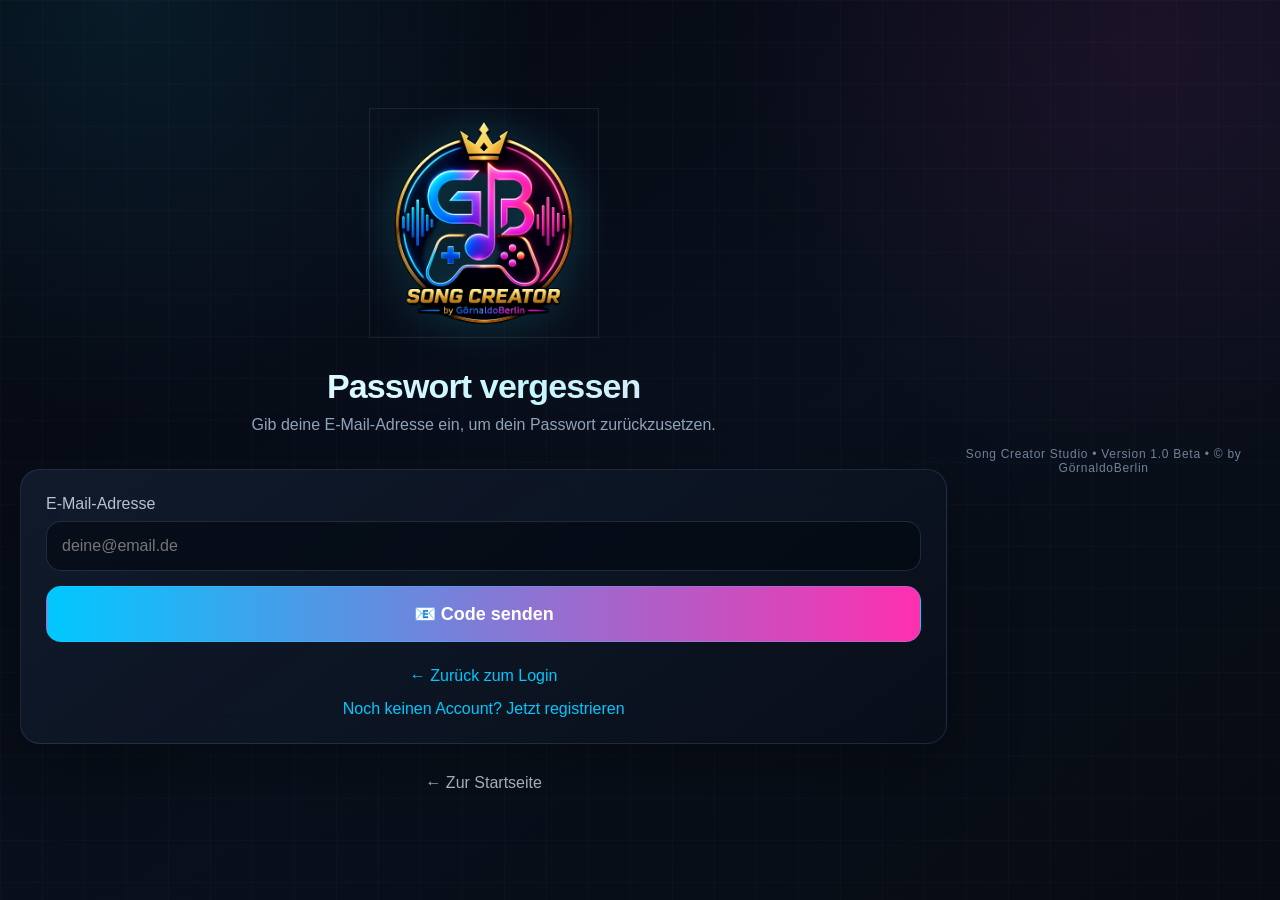
<file: forgot-password.html>
<!DOCTYPE html>
<html lang="de">
<head>
  <meta charset="UTF-8">
  <meta
    name="viewport"
    content="width=device-width, initial-scale=1.0"
  >

  <title>Passwort vergessen - Song Creator Studio</title>

  <link
    rel="stylesheet"
    href="css/style.css"
  >
</head>
<link rel="stylesheet" href="css/desktop-ui.css">

<body>

  <div class="container auth-container">

    <!-- Logo -->

    <div class="logo-box">
      <img
        src="assets/logo.png"
        alt="GB Logo"
        class="logo auth-logo"
      >
    </div>

    <!-- Titel -->

    <h1>Passwort vergessen</h1>

    <p class="subtitle">
      Gib deine E-Mail-Adresse ein, um dein Passwort zurückzusetzen.
    </p>

    <!-- Karte -->

    <div class="auth-card">

      <div class="input-group">

        <label>
          E-Mail-Adresse
        </label>

        <input
          type="email"
          id="resetEmail"
          placeholder="deine@email.de"
        >

      </div>

      <!-- Button -->

      <button
        class="main-btn"
        onclick="sendResetCode()"
      >
        📧 Code senden
      </button>

      <!-- Links -->

      <div class="login-links">

        <a href="login.html">
          ← Zurück zum Login
        </a>

        <a href="register.html">
          Noch keinen Account?
          Jetzt registrieren
        </a>

      </div>

    </div>

    <!-- Zurück -->

    <p
      style="
      margin-top:30px;
      "
    >
      <a
        href="index.html"
        style="
        color:#b6c2d1;
        text-decoration:none;
        "
      >
        ← Zur Startseite
      </a>
    </p>

  </div>

  <script src="js/auth.js"></script>

</body>
</html>
</file>
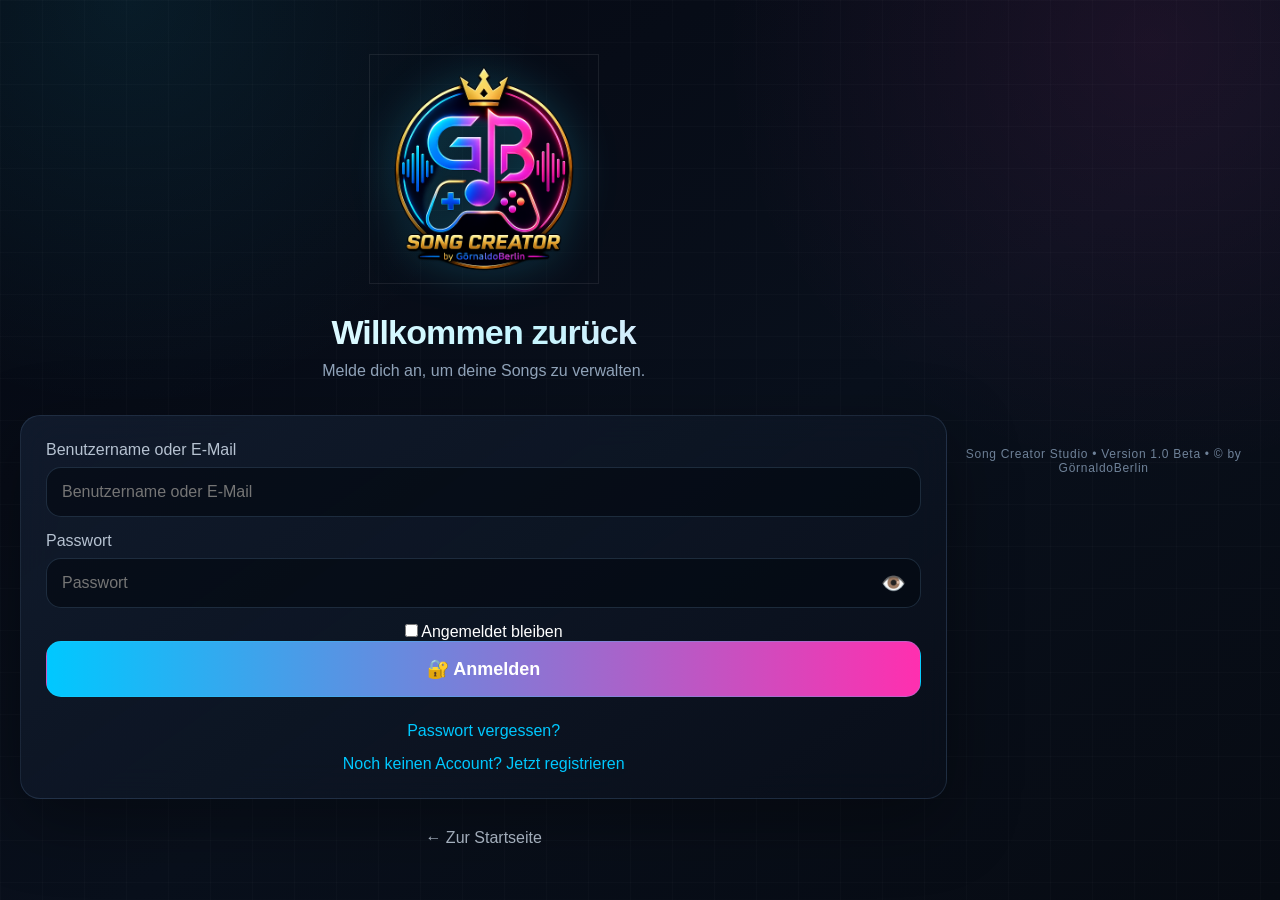
<file: login.html>
<!DOCTYPE html>
<html lang="de">
<head>
  <meta charset="UTF-8">
  <meta
    name="viewport"
    content="width=device-width, initial-scale=1.0"
  >

  <title>Login - Song Creator Studio</title>

  <link
    rel="stylesheet"
    href="css/style.css"
  >
</head>
<link rel="stylesheet" href="css/desktop-ui.css">

<body>

  <div class="container auth-container">

    <!-- Logo -->

    <div class="logo-box">
      <img
        src="assets/logo.png"
        alt="GB Logo"
        class="logo auth-logo"
      >
    </div>

    <!-- Titel -->

    <h1>Willkommen zurück</h1>

    <p class="subtitle">
      Melde dich an, um deine Songs zu verwalten.
    </p>

    <!-- Login Karte -->

    <div class="auth-card">

      <!-- Benutzername / E-Mail -->

      <div class="input-group">

        <label>
          Benutzername oder E-Mail
        </label>

        <input
          type="text"
          id="email"
          placeholder="Benutzername oder E-Mail"
        >

      </div>

      <!-- Passwort -->

      <div class="input-group">

        <label>
          Passwort
        </label>

        <div class="password-input">

          <input
            type="password"
            id="password"
            placeholder="Passwort"
          >

          <button
            type="button"
            class="eye-btn"
            onclick="togglePassword('password')"
          >
            👁️
          </button>

        </div>

      </div>

      <!-- Angemeldet bleiben -->

      <div class="remember-box">

        <input
          type="checkbox"
          id="remember"
        >

        <label for="remember">
          Angemeldet bleiben
        </label>

      </div>

      <!-- Login -->

      <button
        class="main-btn"
        onclick="validateLogin()"
      >
        🔐 Anmelden
      </button>

      <!-- Links -->

      <div class="login-links">

        <a href="forgot-password.html">
          Passwort vergessen?
        </a>

        <a href="register.html">
          Noch keinen Account?
          Jetzt registrieren
        </a>

      </div>

    </div>

    <!-- Zurück -->

    <p
      style="
      margin-top:30px;
      "
    >
      <a
        href="index.html"
        style="
        color:#b6c2d1;
        text-decoration:none;
        "
      >
        ← Zur Startseite
      </a>
    </p>

  </div>

  <!-- JS -->

  <script src="js/navigation.js"></script>
  <script>AccountNavigation.redirectLoggedInFromLogin();</script>
  <script src="js/auth.js"></script>

</body>
</html>
</file>
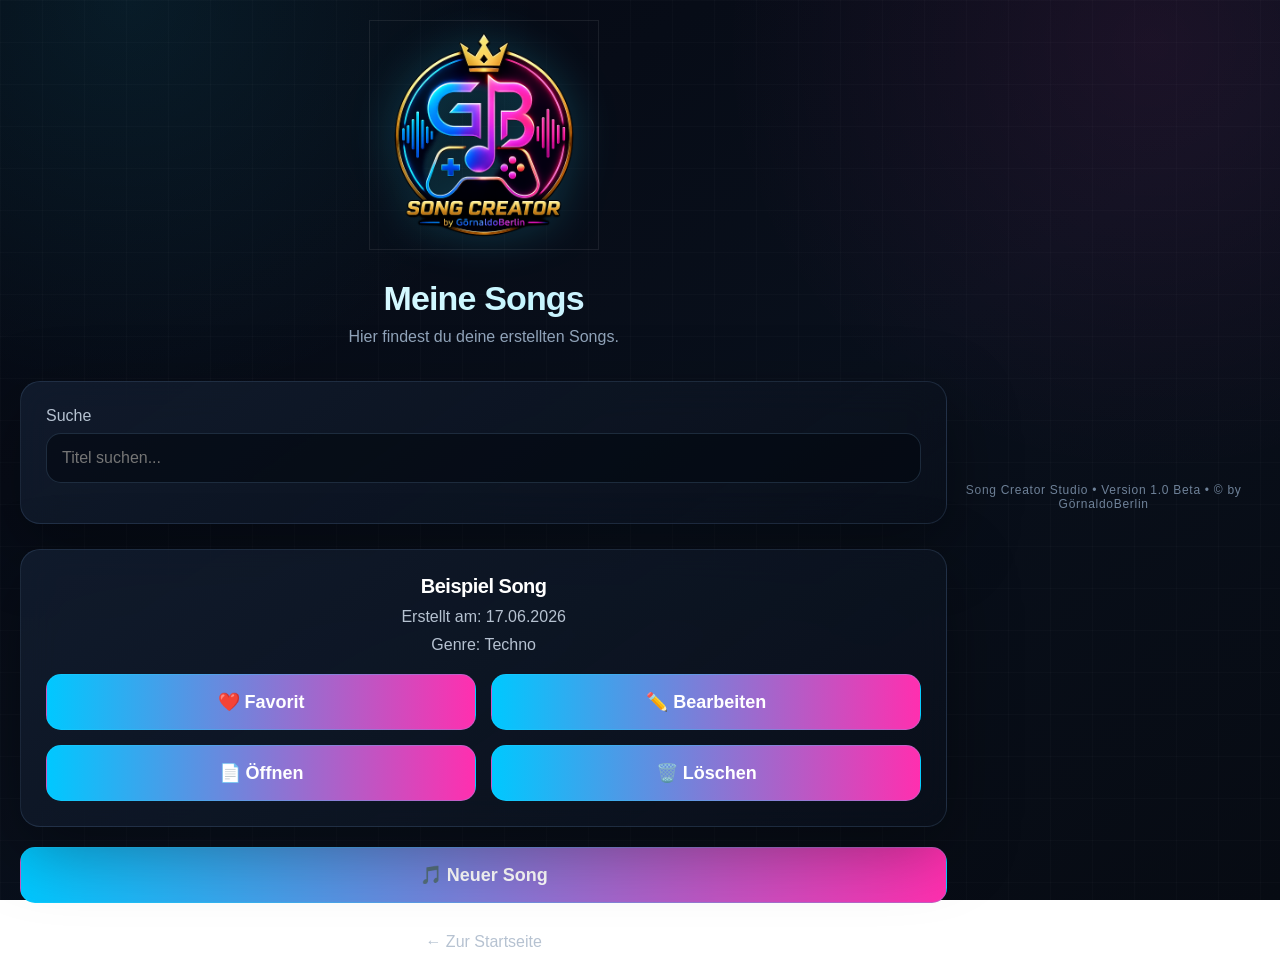
<file: my-songs.html>
<!DOCTYPE html>
<html lang="de">
<head>
  <meta charset="UTF-8">
  <meta
    name="viewport"
    content="width=device-width, initial-scale=1.0"
  >

  <title>Meine Songs - Song Creator Studio</title>

  <link
    rel="stylesheet"
    href="css/style.css"
  >
</head>
<link rel="stylesheet" href="css/desktop-ui.css">

<body>

<div class="container">

  <!-- Logo -->

  <div class="logo-box">
    <img
      src="assets/logo.png"
      alt="GB Logo"
      class="logo auth-logo"
    >
  </div>

  <!-- Titel -->

  <h1>Meine Songs</h1>

  <p class="subtitle">
    Hier findest du deine erstellten Songs.
  </p>

  <!-- Suche -->

  <div class="auth-card">

    <div class="input-group">

      <label>Suche</label>

      <input
        type="text"
        id="songSearch"
        placeholder="Titel suchen..."
      >

    </div>

  </div>

  <!-- Songliste -->

  <div
    id="songList"
    style="margin-top:25px;"
  >

    <!-- Beispiel Song -->

    <div
      class="auth-card"
      style="margin-bottom:20px;"
    >

      <h3>
        Beispiel Song
      </h3>

      <p
        style="
        margin-top:10px;
        color:#b6c2d1;
        "
      >
        Erstellt am:
        17.06.2026
      </p>

      <p
        style="
        margin-top:10px;
        color:#b6c2d1;
        "
      >
        Genre:
        Techno
      </p>

      <!-- Aktionen -->

      <div
        style="
        display:grid;
        grid-template-columns:1fr 1fr;
        gap:15px;
        margin-top:20px;
        "
      >

        <button
          class="main-btn"
        >
          ❤️ Favorit
        </button>

        <button
          class="main-btn"
        >
          ✏️ Bearbeiten
        </button>

        <button
          class="main-btn"
        >
          📄 Öffnen
        </button>

        <button
          class="main-btn"
        >
          🗑️ Löschen
        </button>

      </div>

    </div>

  </div>

  <!-- Neuer Song -->

  <button
    class="main-btn"
    onclick="goTo('create-song.html')"
  >
    🎵 Neuer Song
  </button>

  <!-- Zurück -->

  <p
    style="
    margin-top:30px;
    "
  >
    <a
      href="index.html"
      style="
      color:#b6c2d1;
      text-decoration:none;
      "
    >
      ← Zur Startseite
    </a>
  </p>

</div>

<script src="js/app.js"></script>
<script src="js/settings-runtime.js"></script>
<script src="js/songs.js"></script>

</body>
</html>
</file>
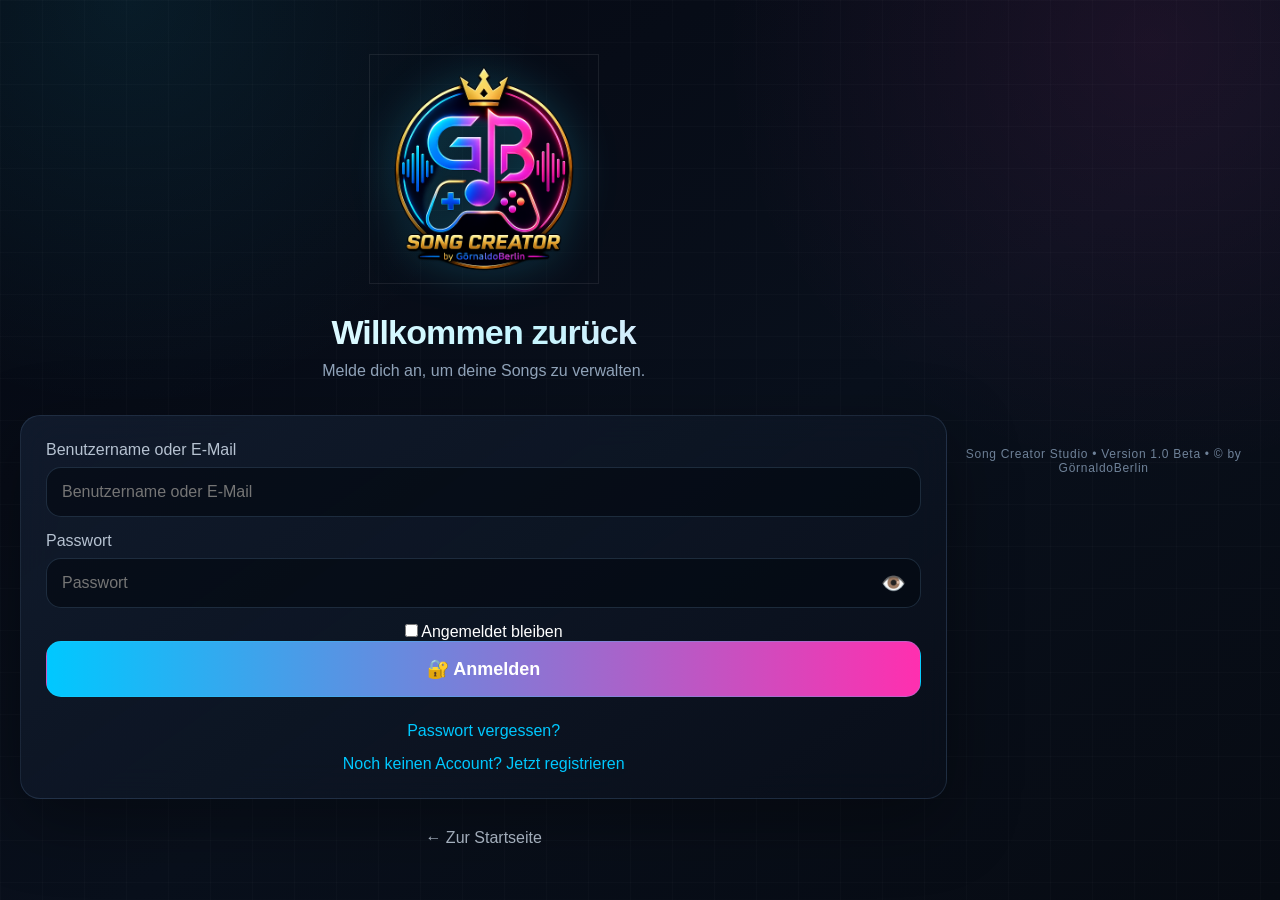
<file: profile.html>
<!doctype html>
<html lang="de">
<head>
  <meta charset="utf-8">
  <meta name="viewport" content="width=device-width,initial-scale=1">
  <title>Mein Profil – Song Creator</title>
  <link rel="stylesheet" href="css/style.css">
  <link rel="stylesheet" href="css/profile.css">
</head>
<body class="profile-page">
  <main class="profile-shell">
    <nav class="profile-topbar" aria-label="Profilnavigation">
      <a class="profile-back" href="index.html">← Hauptmenü</a>
      <button id="profileLogout" class="profile-logout" type="button">🚪 Abmelden</button>
    </nav>

    <header class="profile-hero">
      <div id="profileAvatar" class="profile-avatar" aria-label="Profilbild">G</div>
      <div>
        <p class="profile-kicker">MEIN KONTO</p>
        <h1 id="profileDisplayName">Profil</h1>
        <p><span id="profileUsername">Gast</span> · <span id="profileRole">Gast</span> · <span id="profilePremium">Free Account</span></p>
      </div>
    </header>

    <section class="profile-grid" aria-label="Kontodaten">
      <article class="profile-card"><span>E-Mail</span><strong id="profileEmail">–</strong></article>
      <article class="profile-card"><span>Mitglied seit</span><strong id="profileSince">–</strong></article>
      <article class="profile-card"><span>Aktueller Tarif</span><strong id="profilePlan">–</strong></article>
      <article class="profile-card"><span>Premium seit</span><strong id="profilePremiumStart">–</strong></article>
      <article class="profile-card"><span>Premium bis</span><strong id="profilePremiumEnd">–</strong></article>
      <article class="profile-card"><span>Verlängerung</span><strong id="profileRenewal">–</strong></article>
      <article class="profile-card"><span>Songs erstellt</span><strong id="profileSongs">0</strong></article>
      <article class="profile-card"><span>Cover erstellt</span><strong id="profileCovers">0</strong></article>
      <article class="profile-card"><span>Vorteile</span><strong id="profileBenefits">Basisfunktionen</strong></article>
    </section>

    <section class="profile-section">
      <h2>Konto & Einstellungen</h2>
      <div class="profile-actions">
        <a class="profile-action" href="settings.html#profile">👤 Profil bearbeiten</a>
        <a class="profile-action" href="settings.html#password">🔑 Passwort ändern</a>
        <a class="profile-action" href="settings.html#language">🌍 Sprache</a>
        <a class="profile-action" href="settings.html#appearance">🎨 Design</a>
        <a class="profile-action" href="settings.html#notifications">🔔 Benachrichtigungen</a>
        <a class="profile-action" href="settings.html#data">📦 Datenverwaltung</a>
        <button id="profileExport" class="profile-action" type="button">📤 Daten exportieren</button>
        <a id="profileAdmin" class="profile-action admin" href="admin.html" hidden>⚙️ Admin Center</a>
        <button class="profile-action danger" type="button" onclick="AccountNavigation.logout()">🚪 Abmelden</button>
      </div>
    </section>
  </main>
  <script src="js/settings-runtime.js"></script>
  <script src="js/navigation.js"></script>
  <script src="js/profile.js"></script>
</body>
</html>
</file>
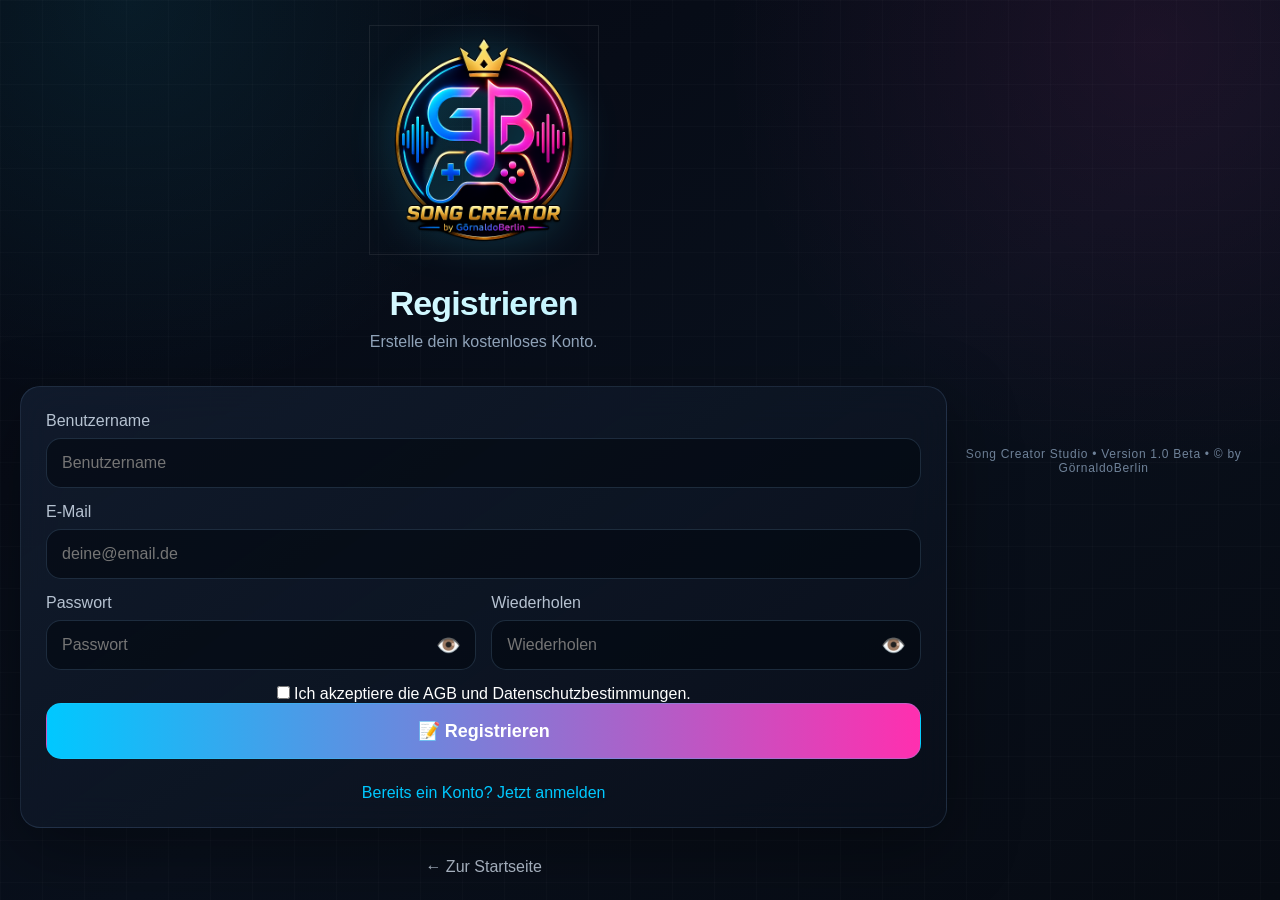
<file: register.html>
<!DOCTYPE html>
<html lang="de">
<head>
  <meta charset="UTF-8">
  <meta
    name="viewport"
    content="width=device-width, initial-scale=1.0"
  >

  <title>Registrieren - Song Creator Studio</title>

  <link
    rel="stylesheet"
    href="css/style.css"
  >
</head>
<link rel="stylesheet" href="css/desktop-ui.css">

<body>

  <div class="container auth-container">

    <!-- Logo -->

    <div class="logo-box">
      <img
        src="assets/logo.png"
        alt="GB Logo"
        class="logo auth-logo"
      >
    </div>

    <!-- Titel -->

    <h1>Registrieren</h1>

    <p class="subtitle">
      Erstelle dein kostenloses Konto.
    </p>

    <!-- Registrierung -->

    <div class="auth-card register-card">

      <!-- Benutzername -->

      <div class="input-group">

        <label>
          Benutzername
        </label>

        <input
          type="text"
          id="username"
          placeholder="Benutzername"
        >

      </div>

      <!-- E-Mail -->

      <div class="input-group">

        <label>
          E-Mail
        </label>

        <input
          type="email"
          id="email"
          placeholder="deine@email.de"
        >

      </div>

      <!-- Passwort -->

      <div class="password-row">

        <div class="input-group">

          <label>
            Passwort
          </label>

          <div class="password-input">

            <input
              type="password"
              id="password"
              placeholder="Passwort"
            >

            <button
              type="button"
              class="eye-btn"
              onclick="togglePassword('password')"
            >
              👁️
            </button>

          </div>

        </div>

        <!-- Passwort wiederholen -->

        <div class="input-group">

          <label>
            Wiederholen
          </label>

          <div class="password-input">

            <input
              type="password"
              id="password2"
              placeholder="Wiederholen"
            >

            <button
              type="button"
              class="eye-btn"
              onclick="togglePassword('password2')"
            >
              👁️
            </button>

          </div>

        </div>

      </div>

      <!-- AGB -->

      <div class="remember-box">

        <input
          type="checkbox"
          id="agb"
        >

        <label for="agb">
          Ich akzeptiere die AGB und
          Datenschutzbestimmungen.
        </label>

      </div>

      <!-- Button -->

      <button
        class="main-btn"
        onclick="validateRegister()"
      >
        📝 Registrieren
      </button>

      <!-- Links -->

      <div class="login-links">

        <a href="login.html">
          Bereits ein Konto?
          Jetzt anmelden
        </a>

      </div>

    </div>

    <!-- Zurück -->

    <p
      style="
      margin-top:30px;
      "
    >
      <a
        href="index.html"
        style="
        color:#b6c2d1;
        text-decoration:none;
        "
      >
        ← Zur Startseite
      </a>
    </p>

  </div>

  <script src="js/auth.js"></script>

</body>
</html>
</file>
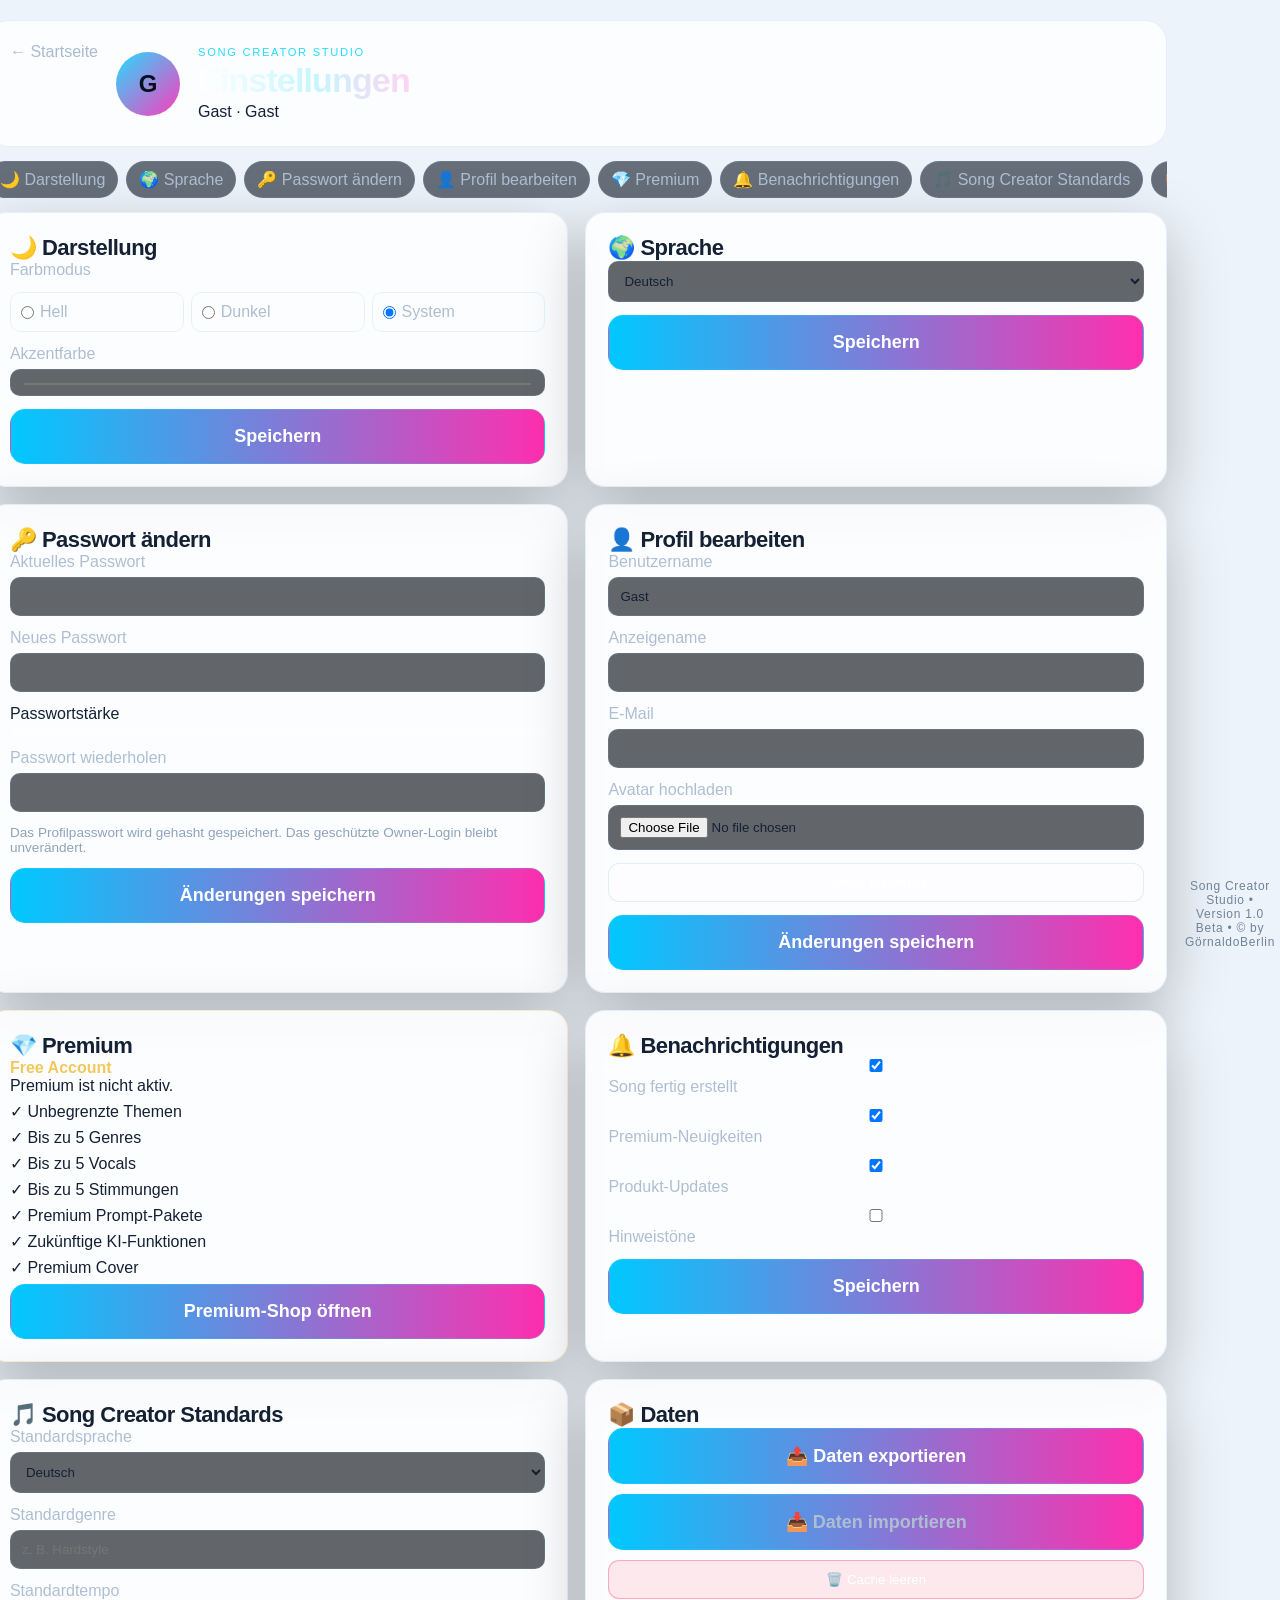
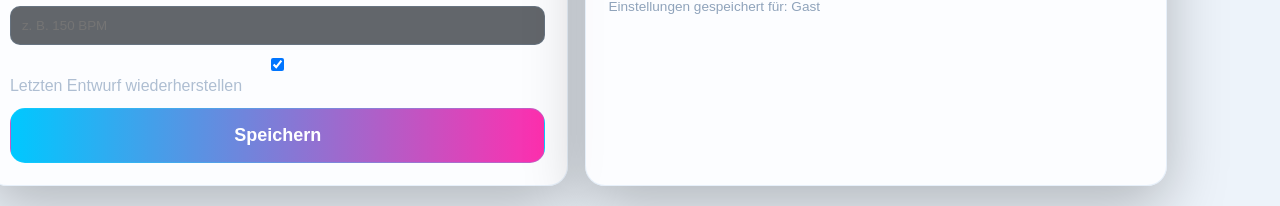
<file: settings.html>
<!doctype html><html lang="de"><head><meta charset="utf-8"><meta name="viewport" content="width=device-width,initial-scale=1"><title>Einstellungen – Song Creator Studio</title><link rel="stylesheet" href="css/style.css"><link rel="stylesheet" href="css/desktop-ui.css"><link rel="stylesheet" href="css/settings-center.css"></head><body class="settings-page"><main class="settings-shell"><header class="settings-hero"><a href="index.html">← <span data-i18n="home">Startseite</span></a><div class="settings-avatar" id="settingsAvatar">G</div><div><p class="settings-kicker">SONG CREATOR STUDIO</p><h1 data-i18n="settings">Einstellungen</h1><p id="settingsAccountLine"></p></div></header><nav class="settings-nav" id="settingsNav"></nav><section class="settings-grid">
<article class="settings-card" id="appearance"><h2>🌙 <span data-i18n="appearance">Darstellung</span></h2><form id="themeForm"><label data-i18n="theme">Farbmodus</label><div class="segmented"><label><input type="radio" name="theme" value="light"> <span data-i18n="light">Hell</span></label><label><input type="radio" name="theme" value="dark"> <span data-i18n="dark">Dunkel</span></label><label><input type="radio" name="theme" value="system"> System</label></div><label><span data-i18n="accent">Akzentfarbe</span><input id="accentColor" type="color" value="#25dcff"></label><button type="submit" class="main-btn" data-i18n="save">Speichern</button></form></article>
<article class="settings-card" id="language"><h2>🌍 <span data-i18n="language">Sprache</span></h2><form id="languageForm"><select id="languageSelect"><option value="de">Deutsch</option><option value="en">English</option><option value="nl">Nederlands</option><option value="fr">Français</option><option value="es">Español</option><option value="it">Italiano</option></select><button type="submit" class="main-btn" data-i18n="save">Speichern</button></form></article>
<article class="settings-card" id="password"><h2>🔑 <span data-i18n="password">Passwort ändern</span></h2><form id="passwordForm"><label><span data-i18n="currentPassword">Aktuelles Passwort</span><input name="current" type="password" required autocomplete="current-password"></label><label><span data-i18n="newPassword">Neues Passwort</span><input name="next" type="password" required minlength="8" autocomplete="new-password"></label><div class="strength"><span id="strengthText">Passwortstärke</span><div><i id="strengthBar"></i></div></div><label><span data-i18n="repeatPassword">Passwort wiederholen</span><input name="repeat" type="password" required minlength="8" autocomplete="new-password"></label><p class="settings-note">Das Profilpasswort wird gehasht gespeichert. Das geschützte Owner-Login bleibt unverändert.</p><button type="submit" class="main-btn" data-i18n="saveChanges">Änderungen speichern</button></form></article>
<article class="settings-card" id="profile"><h2>👤 <span data-i18n="editProfile">Profil bearbeiten</span></h2><form id="profileForm"><label>Benutzername<input name="username" required></label><label>Anzeigename<input name="displayName"></label><label>E-Mail<input name="email" type="email"></label><label class="avatar-upload">Avatar hochladen<input id="avatarInput" type="file" accept="image/png,image/jpeg,image/webp"></label><button id="removeAvatar" type="button" class="settings-secondary">Avatar entfernen</button><button type="submit" class="main-btn" data-i18n="saveChanges">Änderungen speichern</button></form></article>
<article class="settings-card premium-settings-tile" id="premium"><h2>💎 Premium</h2><div id="premiumStatusDetails"></div><ul id="settingsBenefits"></ul><a class="main-btn settings-link" href="shop.html" data-i18n="openShop">Premium-Shop öffnen</a></article>
<article class="settings-card" id="notifications"><h2>🔔 <span data-i18n="notifications">Benachrichtigungen</span></h2><form id="notificationsForm"><label class="toggle"><input name="songReady" type="checkbox"> Song fertig erstellt</label><label class="toggle"><input name="premiumNews" type="checkbox"> Premium-Neuigkeiten</label><label class="toggle"><input name="productNews" type="checkbox"> Produkt-Updates</label><label class="toggle"><input name="sound" type="checkbox"> Hinweistöne</label><button type="submit" class="main-btn" data-i18n="save">Speichern</button></form></article>
<article class="settings-card" id="creatorDefaults"><h2>🎵 Song Creator Standards</h2><form id="creatorForm"><label>Standardsprache<select name="language"><option>Deutsch</option><option>Englisch</option><option>Französisch</option><option>Spanisch</option><option>Italienisch</option></select></label><label>Standardgenre<input name="genre" placeholder="z. B. Hardstyle"></label><label>Standardtempo<input name="tempo" placeholder="z. B. 150 BPM"></label><label><input name="restoreDraft" type="checkbox"> Letzten Entwurf wiederherstellen</label><button type="submit" class="main-btn" data-i18n="save">Speichern</button></form></article>
<article class="settings-card" id="data"><h2>📦 <span data-i18n="data">Daten</span></h2><div class="data-actions"><button id="exportData" class="main-btn" type="button">📤 Daten exportieren</button><label class="main-btn import-settings">📥 Daten importieren<input id="importData" type="file" accept="application/json"></label><button id="clearCache" class="danger-settings" type="button">🗑️ Cache leeren</button></div><p id="storageInfo" class="settings-note"></p></article>
</section><p id="settingsToast" class="settings-toast" role="status" aria-live="polite"></p></main><script src="js/app.js"></script><script src="js/settings-runtime.js"></script><script src="js/settings.js"></script></body></html>
</file>
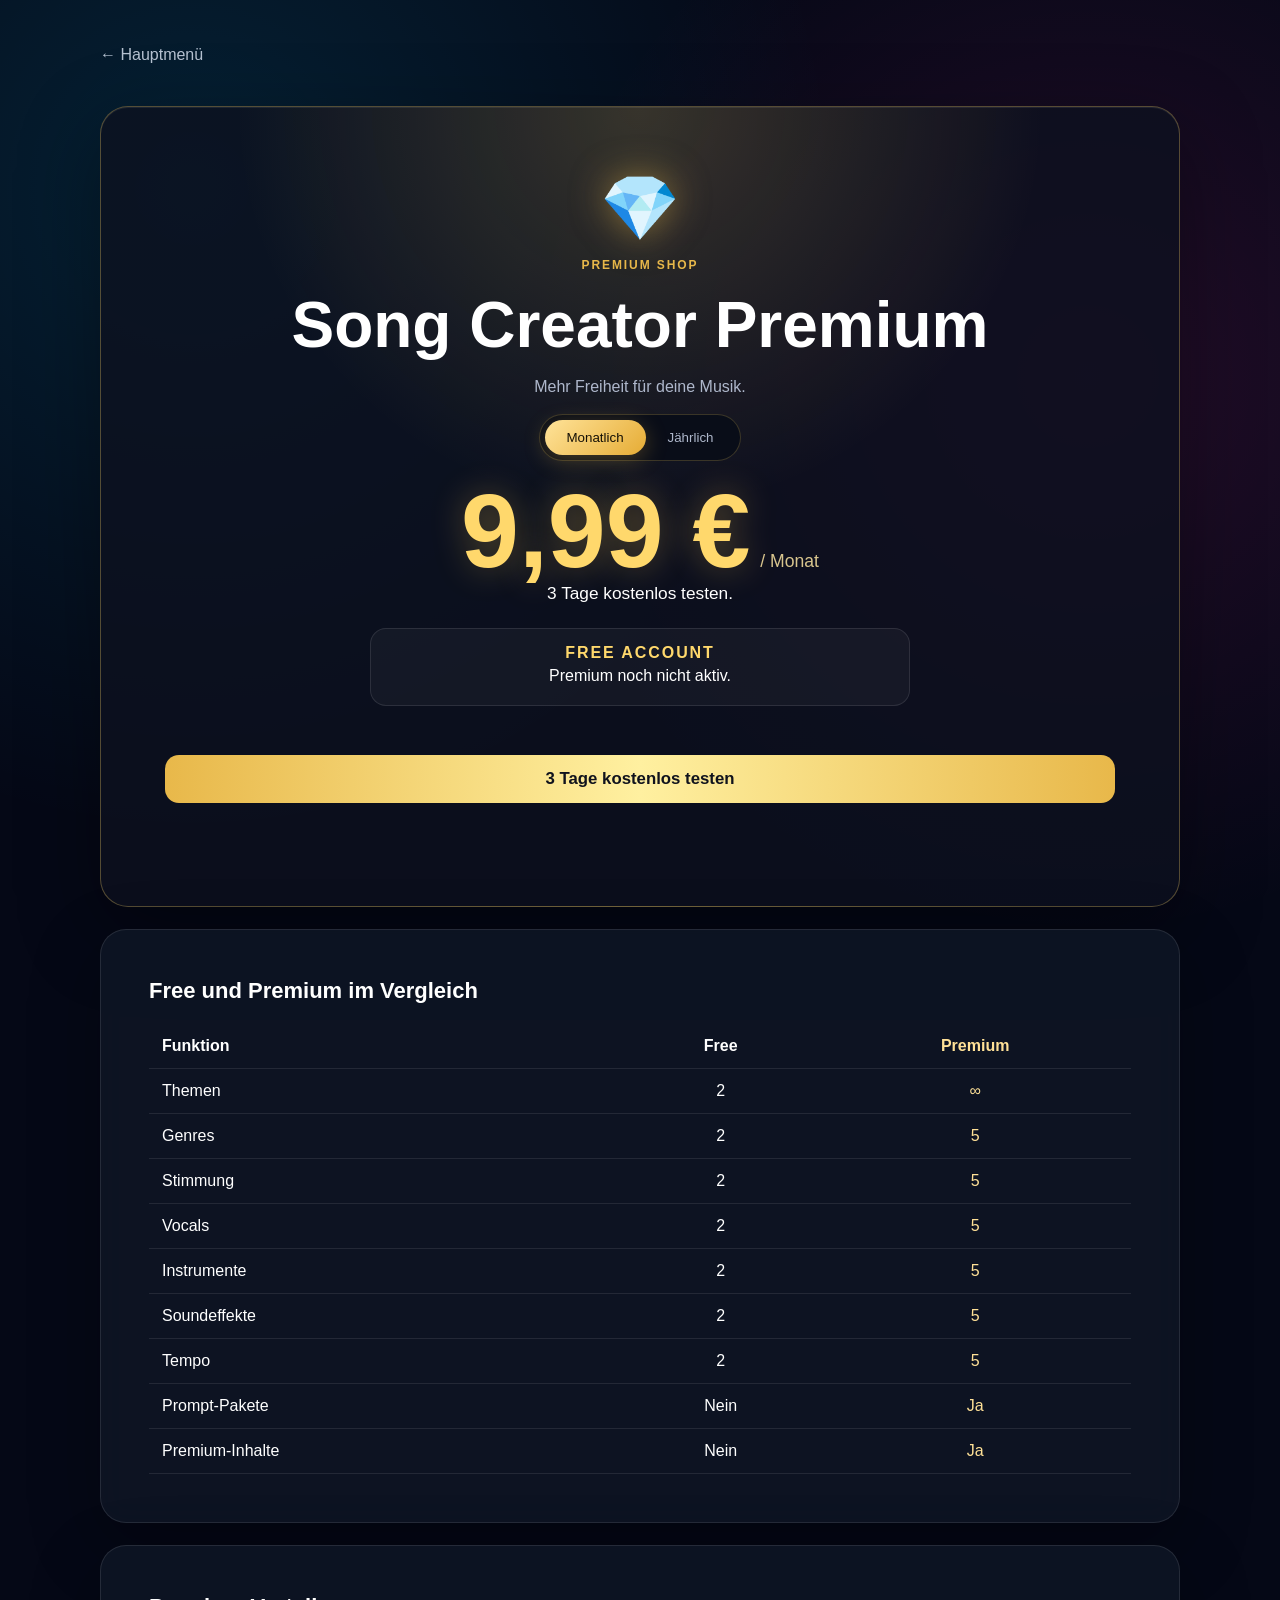
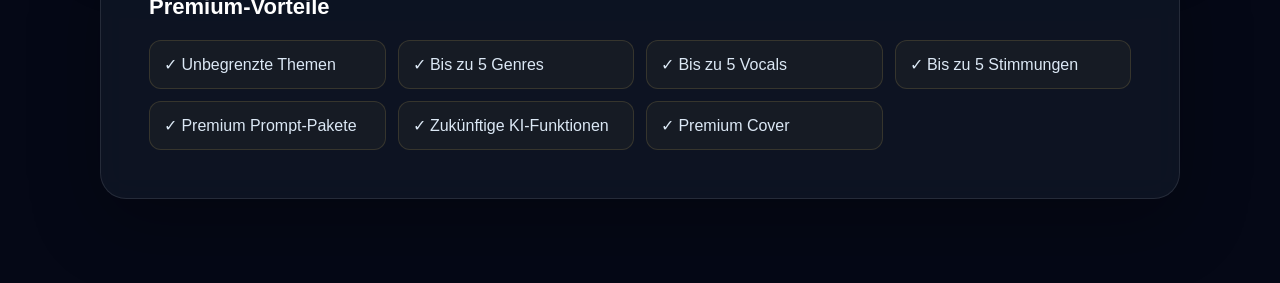
<file: shop.html>
<!doctype html><html lang="de"><head><meta charset="utf-8"><meta name="viewport" content="width=device-width,initial-scale=1"><title>Premium-Shop – Song Creator</title><link rel="stylesheet" href="css/style.css"><link rel="stylesheet" href="css/shop-premium.css"></head><body class="shop-page"><main class="premium-shop-shell">
<a class="shop-back" href="index.html">← Hauptmenü</a>
<section class="premium-price-hero"><div class="premium-mark">💎</div><p class="shop-kicker">PREMIUM SHOP</p><h1>Song Creator Premium</h1><p id="shopDescription" class="premium-description"></p>
<div class="billing-switch" role="group" aria-label="Abrechnungszeitraum"><button id="monthlyBilling" class="active" type="button">Monatlich</button><button id="yearlyBilling" type="button">Jährlich</button></div>
<div class="price-display"><strong id="visiblePrice">4,99 €</strong><span id="pricePeriod">/ Monat</span></div><p id="yearlySaving" class="saving-line"></p><p id="trialLine" class="trial-line"></p>
<div id="accountStatusCard" class="account-status-card"><strong id="accountStatus">FREE ACCOUNT</strong><span id="accountStatusText">Premium noch nicht aktiv.</span><div id="premiumDetails" hidden></div></div>
<button id="buyPremium" class="premium-buy" type="button">💎 Premium kaufen</button><p id="shopNotice" class="shop-notice" aria-live="polite"></p></section>
<section class="shop-card"><h2>Free und Premium im Vergleich</h2><div class="compare-wrap"><table class="compare-table"><thead><tr><th>Funktion</th><th>Free</th><th>Premium</th></tr></thead><tbody><tr><td>Themen</td><td>2</td><td>∞</td></tr><tr><td>Genres</td><td>2</td><td>5</td></tr><tr><td>Stimmung</td><td>2</td><td>5</td></tr><tr><td>Vocals</td><td>2</td><td>5</td></tr><tr><td>Instrumente</td><td>2</td><td>5</td></tr><tr><td>Soundeffekte</td><td>2</td><td>5</td></tr><tr><td>Tempo</td><td>2</td><td>5</td></tr><tr><td>Prompt-Pakete</td><td>Nein</td><td>Ja</td></tr><tr><td>Premium-Inhalte</td><td>Nein</td><td>Ja</td></tr></tbody></table></div></section>
<section class="shop-card benefits"><h2>Premium-Vorteile</h2><ul id="premiumBenefits"></ul></section></main><script src="js/app.js"></script><script src="js/settings-runtime.js"></script><script src="js/shop-config.js"></script><script src="js/shop-ui.js"></script></body></html>
</file>
<file: css/style.css>
/* =========================
   Farben
========================= */

:root {
  --bg: #050816;
  --card: #101827;

  --cyan: #00c8ff;
  --pink: #ff2faf;
  --gold: #e8b84a;

  --text: #ffffff;
  --text2: #b6c2d1;
}

/* =========================
   Reset
========================= */

* {
  margin: 0;
  padding: 0;
  box-sizing: border-box;

  font-family:
    Arial,
    Helvetica,
    sans-serif;
}

/* =========================
   Body
========================= */

body {
  min-height: 100vh;

  background:
    radial-gradient(
      circle at top left,
      rgba(0, 200, 255, .15),
      transparent 35%
    ),
    radial-gradient(
      circle at bottom right,
      rgba(255, 47, 175, .15),
      transparent 35%
    ),
    linear-gradient(
      180deg,
      #050816,
      #08101f,
      #101827
    );

  color: var(--text);

  display: flex;
  justify-content: center;
  align-items: center;

  padding: 20px;
}

/* =========================
   Container
========================= */

.container {
  width: 100%;
  max-width: 520px;
  text-align: center;
}

.auth-container {
  max-width: 520px;
}

/* =========================
   Logo
========================= */

.logo-box {
  margin-bottom: 25px;
}

.logo {
  width: 300px;
  max-width: 100%;
}

.auth-logo {
  width: 230px;
}

/* =========================
   Titel
========================= */

h1 {
  font-size: 34px;
  margin-bottom: 10px;
}

h2 {
  font-size: 22px;
}

h3 {
  font-size: 20px;
}

.subtitle {
  color: var(--text2);
  margin-bottom: 35px;
}

/* =========================
   Karten
========================= */

.auth-card {
  background:
    rgba(16, 24, 39, .85);

  border:
    1px solid rgba(255,255,255,.08);

  border-radius: 25px;

  padding: 25px;

  backdrop-filter:
    blur(10px);

  box-shadow:
    0 0 20px rgba(0,0,0,.25);
}

/* =========================
   Menü
========================= */

.menu-grid {
  display: grid;
  grid-template-columns:
    repeat(2, 1fr);

  gap: 15px;
}

.menu-card {
  background:
    rgba(16,24,39,.85);

  border:
    1px solid rgba(255,255,255,.08);

  border-radius: 20px;

  padding: 22px 12px;

  cursor: pointer;

  transition:
    all .3s ease;

  backdrop-filter:
    blur(10px);
}

.menu-card:hover {
  transform:
    translateY(-3px)
    scale(1.02);

  border-color:
    var(--cyan);

  box-shadow:
    0 0 15px rgba(0,200,255,.5),
    0 0 30px rgba(255,47,175,.3);
}

.menu-card:active {
  transform:
    scale(.97);

  box-shadow:
    0 0 20px rgba(0,200,255,.6),
    0 0 35px rgba(255,47,175,.4);
}

.icon {
  font-size: 40px;
  margin-bottom: 15px;
}

.text {
  font-size: 18px;
  font-weight: bold;
}

/* =========================
   Eingaben
========================= */

.input-group {
  text-align: left;
  margin-bottom: 15px;
}

.input-group label {
  display: block;
  margin-bottom: 8px;

  color:
    var(--text2);
}

.input-group input,
.input-group select,
textarea {
  width: 100%;

  padding: 15px;

  background:
    rgba(255,255,255,.05);

  border:
    1px solid rgba(255,255,255,.08);

  border-radius: 15px;

  color: white;

  outline: none;

  font-size: 16px;

  transition:
    .3s ease;
}

.input-group input:focus,
.input-group select:focus,
textarea:focus {
  border-color:
    var(--cyan);

  box-shadow:
    0 0 10px rgba(0,200,255,.35);
}

/* =========================
   Passwort
========================= */

.password-row {
  display: grid;
  grid-template-columns:
    1fr 1fr;

  gap: 15px;
}

.password-input {
  position: relative;
}

.password-input input {
  padding-right: 50px;
}

.eye-btn {
  position: absolute;

  top: 50%;
  right: 15px;

  transform:
    translateY(-50%);

  background: transparent;
  border: none;

  color:
    var(--cyan);

  font-size: 20px;

  cursor: pointer;

  transition:
    .3s ease;
}

.eye-btn:hover {
  color:
    var(--pink);
}

/* =========================
   Buttons
========================= */

.main-btn {
  width: 100%;

  padding: 16px;

  border: none;
  border-radius: 15px;

  background:
    linear-gradient(
      90deg,
      var(--cyan),
      var(--pink)
    );

  color: white;

  font-size: 18px;
  font-weight: bold;

  cursor: pointer;

  transition:
    .3s ease;
}

.main-btn:hover {
  transform:
    scale(1.02);

  box-shadow:
    0 0 15px rgba(0,200,255,.4),
    0 0 25px rgba(255,47,175,.3);
}

.main-btn:active {
  transform:
    scale(.98);
}

/* =========================
   Links
========================= */

.login-links {
  margin-top: 25px;

  display: flex;
  flex-direction: column;

  gap: 15px;
}

.login-links a {
  color:
    var(--cyan);

  text-decoration: none;
}

.login-links a:hover {
  color:
    var(--pink);
}

/* =========================
   Song Creator Kacheln
========================= */

.option-grid {
  display: grid;
  grid-template-columns:
    repeat(2, 1fr);

  gap: 15px;

  margin-top: 20px;
}

.option-card {
  background:
    rgba(255,255,255,.05);

  border:
    1px solid rgba(255,255,255,.08);

  border-radius: 15px;

  padding: 18px;

  color: white;

  font-size: 16px;

  cursor: pointer;

  transition:
    all .3s ease;
}

.option-card:hover {
  transform:
    translateY(-3px);

  border-color:
    var(--cyan);

  box-shadow:
    0 0 15px rgba(0,200,255,.45),
    0 0 25px rgba(255,47,175,.15);
}

.option-card.active {
  border-color:
    var(--pink);

  box-shadow:
    0 0 15px rgba(255,47,175,.55),
    0 0 25px rgba(0,200,255,.35);

  transform:
    scale(1.03);
}

/* =========================
   Premium
========================= */

.premium-card {
  border-color:
    var(--gold);

  box-shadow:
    0 0 12px rgba(232,184,74,.45),
    inset 0 0 10px rgba(232,184,74,.08);
}

.premium-card:hover {
  box-shadow:
    0 0 18px rgba(232,184,74,.65),
    0 0 30px rgba(232,184,74,.35);
}

/* =========================
   Gesperrt
========================= */

.locked-card {
  opacity: .55;

  border-color:
    rgba(255,255,255,.15);

  cursor: not-allowed;

  filter: grayscale(.3);

  box-shadow: none;
}

.locked-card:hover {
  transform: none;
  box-shadow: none;
}

/* =========================
   Songtext Buttons
========================= */

.song-actions {
  display: grid;
  grid-template-columns:
    repeat(2, 1fr);

  gap: 15px;

  margin-top: 20px;
}

/* =========================
Theme Verwaltung
========================= */

.theme-header,
.theme-row {
display: grid;
grid-template-columns:
1fr
50px
50px
50px
50px
50px;

align-items: center;
text-align: center;
gap: 10px;
}

.theme-header {
font-weight: bold;
margin-bottom: 15px;
color: var(--text2);
}

.theme-header div:first-child,
.theme-row div:first-child {
text-align: left;
}

.theme-row {
padding: 12px 0;
border-bottom:
1px solid
rgba(255,255,255,.08);
}

.theme-name {
font-size: 17px;
font-weight: 600;
color: white;
}

.theme-icon {
cursor: pointer;
font-size: 22px;
user-select: none;

transition:
transform .2s ease;
}

.theme-icon:hover {
transform:
scale(1.15);
}

.theme-icon.delete {
color: #ff5f5f;
}

/* =========================
   Responsive
========================= */

@media (max-width: 480px) {

  .logo {
    width: 240px;
  }

  .auth-logo {
    width: 190px;
  }

  h1 {
    font-size: 28px;
  }

  .icon {
    font-size: 32px;
  }

  .text {
    font-size: 16px;
  }

  .password-row {
    grid-template-columns: 1fr;
  }

  .option-grid {
    grid-template-columns: 1fr;
  }

  .song-actions {
    grid-template-columns: 1fr;
  }

  .option-card {
    font-size: 15px;
    padding: 16px;
  }

  .theme-row {
    gap: 10px;
  }

  .theme-name {
    font-size: 15px;
  }

  .theme-icons {
    gap: 8px;
    font-size: 18px;
  }

}
/* =========================
   Responsive
========================= */

@media (max-width: 480px) {

  .logo {
    width: 240px;
  }

  .auth-logo {
    width: 190px;
  }

  h1 {
    font-size: 28px;
  }

  .icon {
    font-size: 32px;
  }

  .text {
    font-size: 16px;
  }

  .password-row {
    grid-template-columns: 1fr;
  }

  .option-grid {
    grid-template-columns: 1fr;
  }

  .song-actions {
    grid-template-columns: 1fr;
  }

  .option-card {
    font-size: 15px;
    padding: 16px;
  }

  .theme-row {
    gap: 10px;
    align-items: flex-start;
  }

  .theme-icons {
    font-size: 20px;
    gap: 10px;
    flex-wrap: wrap;
  }
}

.theme-tabs{
  display:grid;
  grid-template-columns:1fr 1fr 1fr;
  gap:12px;
  margin-bottom:25px;
}

.theme-tab{
  border:none;
  border-radius:15px;
  padding:15px;
  cursor:pointer;
  background:rgba(255,255,255,.06);
  color:#fff;
  font-size:15px;
  font-weight:600;
}

.theme-tab.active{
  border:2px solid #6d8cff;
  background:rgba(109,140,255,.15);
}

.theme-tab span{
  display:block;
  margin-top:5px;
  opacity:.7;
  font-size:13px;
}
/* Dynamischer Creator */
.dynamic-page{display:block;min-height:100vh;padding:22px;background:linear-gradient(180deg,#050816,#0a1020,#101827);color:#fff}.creator-shell{width:min(1050px,100%);margin:auto}.dynamic-topbar{position:sticky;top:12px;z-index:20;display:flex;align-items:center;justify-content:space-between;gap:15px;padding:14px 18px;border:1px solid rgba(255,255,255,.1);border-radius:16px;background:rgba(10,16,32,.9);backdrop-filter:blur(12px)}.dynamic-topbar a{color:#fff;text-decoration:none;font-weight:700}.dynamic-topbar div{display:flex;align-items:center;gap:9px}.dynamic-topbar select{padding:8px 10px;color:#fff;background:#101827;border:1px solid #34445d;border-radius:9px}.creator-hero{text-align:left;padding:58px 5px 32px}.creator-hero h1{font-size:clamp(36px,7vw,60px);margin:4px 0}.creator-hero>p:last-child{color:#b6c2d1}.neon-label{color:#00c8ff!important;text-transform:uppercase;letter-spacing:.14em;font-size:12px;font-weight:700}.creator-progress{max-width:760px;margin:24px 0 22px;padding:16px 18px;border:1px solid rgba(0,200,255,.25);border-radius:16px;background:rgba(16,24,39,.82);box-shadow:0 0 25px rgba(0,200,255,.08)}.progress-heading{display:flex;justify-content:space-between;margin-bottom:10px;color:#b6c2d1}.progress-heading strong{color:#fff;font-size:18px}.progress-track{height:14px;overflow:hidden;border-radius:999px;background:#182438;box-shadow:inset 0 2px 5px #0009}.progress-fill{width:0;height:100%;border-radius:inherit;background:linear-gradient(90deg,#00c8ff,#ff2faf);box-shadow:0 0 18px rgba(255,47,175,.5);transition:width .45s cubic-bezier(.22,.8,.35,1)}.song-title-label{display:grid;gap:8px;max-width:760px;margin-bottom:18px;color:#b6c2d1;font-weight:700}.song-title-label input{padding:15px 17px;color:#fff;background:#0d1727;border:1px solid #31445e;border-radius:13px;font-size:16px;outline:none}.song-title-label input:focus{border-color:#00c8ff;box-shadow:0 0 0 3px rgba(0,200,255,.13)}.dynamic-category{margin:0 0 20px;text-align:left}.category-tabs{display:flex;gap:8px;margin:15px 0 18px;border-bottom:1px solid rgba(255,255,255,.1);overflow:auto}.category-tab{padding:11px 13px;color:#91a5bf;background:transparent;border:0;border-bottom:2px solid transparent;cursor:pointer;white-space:nowrap}.category-tab.active{color:#fff;border-color:#00c8ff}.category-tab span{display:inline-grid;place-items:center;min-width:22px;height:22px;margin-left:5px;border-radius:20px;background:#263449;font-size:12px}.tier-panel[hidden]{display:none}.empty-list{grid-column:1/-1;color:#8291a5}.option-card:disabled,.locked-card{cursor:not-allowed!important;opacity:.55}.inactive-card{outline:1px dashed #ff9869}.creator-generate{position:sticky;bottom:12px;z-index:10;margin:10px 0 25px}.song-output textarea{width:100%;margin-top:20px;padding:15px;border-radius:15px;border:1px solid rgba(255,255,255,.08);background:rgba(255,255,255,.05);color:#fff;resize:vertical}.output-actions{display:grid;grid-template-columns:1fr 1fr;gap:15px;margin-top:20px}.back-link{margin:30px 0}.back-link a{color:#b6c2d1;text-decoration:none}@media(max-width:600px){.dynamic-page{padding:12px}.dynamic-topbar{position:static;align-items:flex-start}.dynamic-topbar div{flex-wrap:wrap;justify-content:flex-end}.creator-hero{padding:38px 3px 25px}.creator-progress{padding:14px;margin:18px 0}.progress-track{height:12px}.output-actions{grid-template-columns:1fr}}@media(prefers-reduced-motion:reduce){.progress-fill{transition:none}}
.next-step{display:flex;justify-content:space-between;gap:12px;margin:12px 0 0!important;color:#91a5bf!important}.next-step strong{color:#fff;text-align:right}.prompt-preview-section{margin:25px 0;text-align:left}.prompt-preview{min-height:120px;margin-top:16px;padding:16px;border:1px dashed #34445d;border-radius:14px;background:rgba(5,8,22,.45)}@media(min-width:601px) and (max-width:900px){.creator-shell{width:min(760px,100%)}.option-grid{grid-template-columns:repeat(2,1fr)}}@media(max-width:600px){.next-step{align-items:flex-start;flex-direction:column}.next-step strong{text-align:left}.prompt-preview{min-height:90px}}

/* Premium Creator Experience */
.top-actions{flex-wrap:wrap}.glass-button,.random-button{padding:10px 14px;color:#fff;background:rgba(24,36,56,.78);border:1px solid rgba(0,200,255,.22);border-radius:11px;cursor:pointer;transition:transform .2s,border-color .2s,box-shadow .2s}.glass-button:hover,.random-button:hover{transform:translateY(-2px);border-color:#00c8ff;box-shadow:0 0 18px rgba(0,200,255,.16)}.step-grid{display:grid;grid-template-columns:1fr 1fr;gap:16px;margin-top:14px}.step-grid p{display:grid;gap:4px;margin:0!important}.step-grid span{color:#91a5bf;font-size:12px;text-transform:uppercase;letter-spacing:.08em}.step-grid strong{color:#fff}.step-grid p:last-child{text-align:right}.category-heading,.section-heading{display:flex;align-items:center;justify-content:space-between;gap:15px}.category-heading h2,.section-heading h2{margin:0}.random-button{padding:8px 12px;font-size:13px}.choice-item{position:relative;min-width:0}.choice-item .option-card{width:100%;height:100%;padding-right:40px}.favorite-star{position:absolute;top:50%;right:8px;z-index:2;width:30px;height:30px;padding:0;transform:translateY(-50%);filter:grayscale(1);opacity:.62;background:transparent;border:0;border-radius:50%;cursor:pointer;transition:filter .2s,opacity .2s,transform .2s}.favorite-star:hover,.favorite-star.active{filter:none;opacity:1}.favorite-star:hover{transform:translateY(-50%) scale(1.15)}.live-indicator{padding:5px 9px;color:#07121b;background:#00e9d5;border-radius:999px;font-size:10px;font-weight:900;letter-spacing:.12em;box-shadow:0 0 15px rgba(0,233,213,.4)}.prompt-preview{min-height:260px;white-space:pre-wrap;font:14px/1.65 ui-monospace,SFMono-Regular,Consolas,monospace;color:#dbe9f7}.template-toolbar{display:flex;flex-wrap:wrap;gap:10px;margin:0 0 24px}.import-label{display:inline-flex;align-items:center}.import-label input{position:absolute;width:1px;height:1px;overflow:hidden;opacity:0}.premium-dialog{width:min(720px,calc(100% - 28px));max-height:min(80vh,760px);padding:0;color:#fff;background:rgba(11,18,31,.98);border:1px solid #34445d;border-radius:20px;box-shadow:0 30px 90px #000}.premium-dialog::backdrop{background:rgba(0,0,0,.72);backdrop-filter:blur(5px)}.dialog-header{position:sticky;top:0;display:flex;align-items:center;justify-content:space-between;padding:20px 22px;background:#101827;border-bottom:1px solid #263449}.dialog-header h2{margin:0}.dialog-header button{width:36px;height:36px;color:#fff;background:#263449;border:0;border-radius:50%;cursor:pointer}.saved-list{display:grid;gap:10px;padding:18px;overflow:auto}.saved-list article{display:flex;align-items:center;justify-content:space-between;gap:16px;padding:15px;background:#111d2e;border:1px solid #263449;border-radius:14px}.saved-list article>div{display:grid;gap:4px}.saved-list small{color:#91a5bf}.saved-list button{padding:8px 11px;color:#fff;background:#263449;border:0;border-radius:8px;cursor:pointer}.saved-list .danger{background:#69263a}.saved-list .history-entry{display:grid;align-items:stretch}.history-entry pre{max-height:190px;margin:6px 0 0;padding:12px;overflow:auto;white-space:pre-wrap;color:#b6c2d1;background:#09111e;border-radius:10px}@media(max-width:760px){.top-actions label{display:none}.dynamic-topbar{align-items:flex-start}.step-grid{grid-template-columns:1fr}.step-grid p:last-child{text-align:left}.template-toolbar{display:grid;grid-template-columns:1fr 1fr}.glass-button,.import-label{justify-content:center}.saved-list article{align-items:flex-start;flex-direction:column}}@media(max-width:430px){.template-toolbar{grid-template-columns:1fr}.category-heading{align-items:flex-start}.random-button{white-space:nowrap}.prompt-preview{min-height:200px}}
.choice-item .favorite-choice{width:100%;height:100%;min-height:50px;padding:12px 40px 12px 12px;color:#fff;text-align:left;background:rgba(255,255,255,.05);border:1px solid rgba(255,255,255,.1);border-radius:12px;cursor:pointer}.favorite-choice.active{border-color:#00c8ff;box-shadow:0 0 14px rgba(0,200,255,.18)}.favorite-choice:disabled{cursor:not-allowed;opacity:.55}
.selection-toast{position:fixed;left:50%;bottom:24px;z-index:1000;max-width:min(520px,calc(100% - 28px));padding:13px 18px;color:#fff;text-align:center;background:rgba(18,31,50,.97);border:1px solid #00c8ff;border-radius:14px;box-shadow:0 12px 45px #000,0 0 24px rgba(0,200,255,.2);opacity:0;pointer-events:none;transform:translate(-50%,20px);transition:opacity .25s,transform .25s}.selection-toast.show{opacity:1;transform:translate(-50%,0)}
.shop-page{display:block;min-height:100vh;padding:24px;background:radial-gradient(circle at 15% 10%,rgba(0,200,255,.13),transparent 32%),radial-gradient(circle at 85% 20%,rgba(255,47,175,.12),transparent 30%),#050816}.shop-shell{width:min(980px,100%);margin:auto}.shop-back{display:inline-block;margin-bottom:22px;color:#b6c2d1;text-decoration:none}.shop-hero,.shop-card{padding:clamp(24px,5vw,48px);border:1px solid rgba(255,255,255,.1);border-radius:26px;background:rgba(16,24,39,.78);backdrop-filter:blur(15px);box-shadow:0 24px 70px rgba(0,0,0,.28)}.shop-hero{text-align:center}.premium-mark{font-size:64px;filter:drop-shadow(0 0 18px rgba(232,184,74,.5))}.shop-kicker{margin:12px 0;color:#e8b84a;text-transform:uppercase;letter-spacing:.16em;font-size:12px;font-weight:800}.shop-hero h1{font-size:clamp(32px,7vw,58px)}.shop-hero>p:not(.shop-kicker){max-width:650px;margin:12px auto 22px;color:#b6c2d1}.status-pill{display:inline-block;padding:9px 15px;border:1px solid #e8b84a;border-radius:999px;color:#ffe197;background:rgba(232,184,74,.1)}.shop-card{margin-top:22px}.shop-card h2{margin-bottom:20px}.compare-wrap{overflow-x:auto}.compare-table{width:100%;border-collapse:collapse}.compare-table th,.compare-table td{padding:13px;border-bottom:1px solid rgba(255,255,255,.09);text-align:center}.compare-table th:first-child,.compare-table td:first-child{text-align:left}.compare-table th:last-child,.compare-table td:last-child{color:#ffe197}.benefits ul{display:grid;grid-template-columns:1fr 1fr;gap:12px;list-style:none;color:#dce8f5}.premium-buy{width:100%;margin-top:25px;padding:16px;border:0;border-radius:14px;color:#10131d;font-size:18px;font-weight:900;cursor:pointer;background:linear-gradient(90deg,#e8b84a,#fff0a0,#e8b84a)}.shop-notice{min-height:24px;margin-top:15px;text-align:center;color:#00c8ff}.profile-grid{display:grid;grid-template-columns:repeat(2,1fr);gap:16px;margin-top:22px}.profile-stat{display:grid;gap:8px;padding:22px;border:1px solid rgba(255,255,255,.1);border-radius:18px;background:rgba(16,24,39,.78)}.profile-stat span{color:#b6c2d1}.profile-stat strong{font-size:20px}@media(max-width:620px){.shop-page{padding:14px}.benefits ul,.profile-grid{grid-template-columns:1fr}.shop-hero,.shop-card{border-radius:20px}.compare-table th,.compare-table td{padding:11px 8px}}
@import url("desktop-ui.css");
</file>
<file: css/desktop-ui.css>
:root{--ui-panel:rgba(14,22,36,.82);--ui-line:rgba(122,169,214,.16);--ui-cyan:#25dcff;--ui-pink:#ff3bbd;--ui-gold:#f2c75c;--ui-muted:#91a4ba;--ui-radius:20px;--ui-shadow:0 22px 70px rgba(0,0,0,.35)}html{scroll-behavior:smooth}body{background:radial-gradient(circle at 10% 0,rgba(37,220,255,.09),transparent 28%),radial-gradient(circle at 90% 5%,rgba(255,59,189,.08),transparent 30%),linear-gradient(145deg,#050812,#09101c 55%,#070b13);background-attachment:fixed}body:before{content:"";position:fixed;inset:0;z-index:-1;pointer-events:none;background-image:linear-gradient(rgba(255,255,255,.018) 1px,transparent 1px),linear-gradient(90deg,rgba(255,255,255,.018) 1px,transparent 1px);background-size:42px 42px}.auth-card,.menu-card,.shop-card,.shop-hero,.profile-stat,.creator-progress,.dynamic-topbar,.admin-toolbar,.admin-table-wrap{border:1px solid var(--ui-line)!important;background:linear-gradient(145deg,rgba(18,29,47,.86),rgba(9,15,26,.72))!important;backdrop-filter:blur(18px);box-shadow:var(--ui-shadow);border-radius:var(--ui-radius)!important}.auth-card,.shop-card,.profile-stat{transition:transform .22s,border-color .22s,box-shadow .22s}.auth-card:hover,.shop-card:hover,.profile-stat:hover{border-color:rgba(37,220,255,.3)!important;box-shadow:0 26px 75px rgba(0,0,0,.4),0 0 24px rgba(37,220,255,.06)}h1,h2,h3{letter-spacing:-.025em}h1{background:linear-gradient(90deg,#fff,#c5f6ff 55%,#ffd3f2);-webkit-background-clip:text;background-clip:text;color:transparent}.subtitle{color:var(--ui-muted)}.main-btn,.glass-button,.menu-card{border:1px solid rgba(37,220,255,.25)!important;transition:transform .2s,box-shadow .2s,border-color .2s!important}.main-btn:hover,.glass-button:hover,.menu-card:hover{transform:translateY(-3px);border-color:var(--ui-cyan)!important;box-shadow:0 12px 30px rgba(0,0,0,.3),0 0 24px rgba(37,220,255,.18)!important}.logo{filter:drop-shadow(0 0 22px rgba(37,220,255,.2));border:1px solid rgba(255,255,255,.08)}.dynamic-topbar{top:14px!important;padding:12px 18px!important}.creator-shell,.admin-shell,.shop-shell{animation:uiFade .45s ease both}.creator-hero,.admin-title{animation:uiSlide .55s ease both}.premium-buy{box-shadow:0 0 30px rgba(242,199,92,.18)}.menu-grid{gap:18px}.menu-card{min-height:132px;display:grid;place-content:center}.menu-card .icon{filter:drop-shadow(0 0 12px rgba(37,220,255,.35))}.shop-kicker,.status-pill{color:var(--ui-gold)!important}input,select,textarea{border:1px solid rgba(122,169,214,.2)!important;background:rgba(4,9,17,.62)!important}input:focus,select:focus,textarea:focus{border-color:var(--ui-cyan)!important;box-shadow:0 0 0 3px rgba(37,220,255,.1)!important;outline:none}.admin-table-wrap{overflow:auto}.admin-table-wrap table{min-width:720px}body:after{content:"Song Creator Studio  •  Version 1.0 Beta  •  © by GörnaldoBerlin";display:block;margin:40px auto 18px;padding:18px;text-align:center;color:#6f8299;font-size:12px;letter-spacing:.06em}@keyframes uiFade{from{opacity:0}to{opacity:1}}@keyframes uiSlide{from{opacity:0;transform:translateY(12px)}to{opacity:1;transform:none}}@media(min-width:1000px){body:not(.dynamic-page):not(.shop-page)>.container{max-width:1040px}.menu-grid{grid-template-columns:repeat(3,1fr)}.creator-shell{max-width:1180px}.option-grid{grid-template-columns:repeat(auto-fill,minmax(170px,1fr))}}@media(max-width:760px){body{padding:12px!important}.dynamic-topbar{position:sticky!important;flex-wrap:wrap}.dynamic-topbar>div{width:100%;justify-content:flex-start!important}.menu-grid{grid-template-columns:1fr 1fr}.menu-card{min-height:110px}.auth-card{padding:20px!important}.shop-hero,.shop-card{padding:22px!important}body:after{line-height:1.8}}@media(max-width:430px){.menu-grid{grid-template-columns:1fr}.menu-card{min-height:92px}.logo{max-width:190px}.main-btn{min-height:48px}}@media(prefers-reduced-motion:reduce){*,*:before,*:after{animation:none!important;transition:none!important}}
@media(min-width:1000px){body:has(.menu-grid){display:block!important;padding:32px 40px 32px 340px!important}body:has(.menu-grid)>.container{max-width:1180px!important;margin:0 auto!important;text-align:left}body:has(.menu-grid) .logo-box{position:fixed;left:22px;top:20px;z-index:10;width:286px;margin:0!important;padding:16px;text-align:center;border:1px solid rgba(122,169,214,.16);border-radius:22px;background:rgba(10,17,29,.92);backdrop-filter:blur(18px);box-shadow:0 22px 70px rgba(0,0,0,.35)}body:has(.menu-grid) .logo{width:150px}body:has(.menu-grid) .menu-grid{position:fixed;left:22px;top:220px;bottom:22px;z-index:9;width:286px;display:flex!important;flex-direction:column;gap:8px;padding:14px;overflow:auto;border:1px solid rgba(122,169,214,.16);border-radius:22px;background:rgba(10,17,29,.92);backdrop-filter:blur(18px);box-shadow:0 22px 70px rgba(0,0,0,.35)}body:has(.menu-grid) .menu-card{min-height:64px!important;display:grid!important;grid-template-columns:42px 1fr;align-items:center;place-content:initial!important;padding:10px 14px;text-align:left;border-radius:14px!important}body:has(.menu-grid) .menu-card .icon{margin:0;font-size:25px}body:has(.menu-grid) .menu-card .text{font-size:15px}body:has(.menu-grid)>.container>h1{margin-top:80px;font-size:clamp(42px,6vw,74px)}body:has(.menu-grid) #userInfo{position:fixed;right:28px;top:20px;z-index:20;width:auto;min-width:230px;padding:13px 18px!important;text-align:left}}
</file>
<file: css/admin-control.css>
:root{--ac-bg:#070914;--ac-panel:rgba(17,22,42,.72);--ac-line:rgba(105,232,255,.16);--ac-cyan:#28e7ff;--ac-pink:#ff42b3;--ac-gold:#ffd566;--ac-muted:#9aa6c2}.control-body{margin:0;background:radial-gradient(circle at 80% 0,rgba(255,66,179,.11),transparent 35%),radial-gradient(circle at 10% 20%,rgba(40,231,255,.11),transparent 32%),var(--ac-bg);color:#f5f7ff;min-height:100vh}.control-shell{display:grid;grid-template-columns:280px 1fr;min-height:100vh}.control-sidebar{position:sticky;top:0;height:100vh;box-sizing:border-box;padding:18px 14px;background:rgba(8,11,23,.86);backdrop-filter:blur(18px);border-right:1px solid var(--ac-line);overflow:auto;transition:.25s}.control-brand{display:flex;align-items:center;gap:10px;padding:10px 8px 20px}.control-brand strong{flex:1}.control-sidebar button,.control-topbar button{background:none;border:1px solid var(--ac-line);color:#fff;border-radius:10px;padding:8px}.control-sidebar nav{display:grid;gap:5px}.nav-item{width:100%;display:flex;align-items:center;gap:12px;padding:11px 12px;border:0;border-radius:12px;background:transparent;color:var(--ac-muted);text-align:left;cursor:pointer}.nav-item:hover,.nav-item.active{color:#fff;background:linear-gradient(90deg,rgba(40,231,255,.14),rgba(255,66,179,.09));box-shadow:inset 3px 0 var(--ac-cyan)}.sidebar-foot{display:grid;gap:8px;margin-top:22px;padding:14px 8px;border-top:1px solid var(--ac-line)}.sidebar-foot a{color:var(--ac-muted);text-decoration:none}.control-main{min-width:0}.control-topbar{display:flex;align-items:center;gap:18px;padding:20px 30px;border-bottom:1px solid var(--ac-line);background:rgba(7,9,20,.6);backdrop-filter:blur(14px);position:sticky;top:0;z-index:3}.control-topbar h1{margin:2px 0 0;font-size:clamp(1.35rem,3vw,2rem)}.eyebrow{font-size:.7rem;letter-spacing:.2em;color:var(--ac-cyan)}#mobileNav{display:none}.admin-identity{margin-left:auto;text-align:right}.admin-identity span{display:block;color:var(--ac-gold);font-size:.75rem}.control-view{padding:28px;max-width:1500px}.admin-grid{display:grid;grid-template-columns:repeat(auto-fit,minmax(190px,1fr));gap:16px}.admin-card,.admin-panel{background:var(--ac-panel);border:1px solid var(--ac-line);border-radius:18px;padding:18px;box-shadow:0 18px 50px rgba(0,0,0,.18);backdrop-filter:blur(16px)}.metric strong{display:block;font-size:2rem;color:var(--ac-cyan);margin-top:8px}.metric.gold strong{color:var(--ac-gold)}.metric.pink strong{color:var(--ac-pink)}.admin-panel{margin-top:18px}.admin-panel h2{margin-top:0}.admin-toolbar{display:flex;flex-wrap:wrap;gap:10px;margin-bottom:16px}.admin-toolbar input,.admin-toolbar select,.admin-form input,.admin-form select,.admin-form textarea{background:#0b1020;border:1px solid var(--ac-line);color:#fff;border-radius:10px;padding:10px;box-sizing:border-box}.admin-toolbar input{min-width:240px}.ac-button{border:1px solid rgba(40,231,255,.32);border-radius:10px;padding:10px 14px;color:#07101a;background:linear-gradient(135deg,var(--ac-cyan),#7af3ff);font-weight:700;cursor:pointer}.ac-button.secondary{color:#fff;background:rgba(255,255,255,.06)}.ac-button.danger{color:#fff;background:rgba(255,66,120,.2);border-color:rgba(255,66,120,.4)}.admin-table{width:100%;border-collapse:collapse}.admin-table th,.admin-table td{text-align:left;padding:12px 10px;border-bottom:1px solid rgba(255,255,255,.07);vertical-align:top}.badge{display:inline-block;border-radius:99px;padding:4px 8px;background:rgba(40,231,255,.12);color:var(--ac-cyan);font-size:.78rem}.badge.gold{color:var(--ac-gold);background:rgba(255,213,102,.12)}.badge.danger{color:#ff839f}.row-actions{display:flex;flex-wrap:wrap;gap:6px}.row-actions button{font-size:.78rem;padding:7px}.admin-form{display:grid;grid-template-columns:repeat(auto-fit,minmax(210px,1fr));gap:14px}.admin-form label{display:grid;gap:6px;color:var(--ac-muted)}.admin-form .wide{grid-column:1/-1}.permission-grid{display:grid;grid-template-columns:repeat(auto-fit,minmax(190px,1fr));gap:8px}.permission-grid label{padding:9px;border:1px solid var(--ac-line);border-radius:10px}.content-list{display:grid;grid-template-columns:repeat(auto-fill,minmax(230px,1fr));gap:10px}.content-item{padding:12px;border:1px solid var(--ac-line);border-radius:12px;background:rgba(255,255,255,.025)}.content-item.inactive{opacity:.55}.admin-toast{position:fixed;right:22px;bottom:22px;padding:12px 16px;border-radius:12px;background:#101a2d;border:1px solid var(--ac-cyan);transform:translateY(120px);transition:.25s;z-index:20}.admin-toast.show{transform:none}.collapsed .control-shell{grid-template-columns:78px 1fr}.collapsed .control-brand strong,.collapsed .nav-label,.collapsed .sidebar-foot{display:none}.collapsed .nav-item{justify-content:center}.empty{color:var(--ac-muted);padding:18px 0}.section-note{color:var(--ac-muted)}@media(max-width:820px){.control-shell{display:block}.control-sidebar{position:fixed;z-index:10;width:280px;transform:translateX(-105%)}.nav-open .control-sidebar{transform:none}.control-topbar{padding:15px 18px}#mobileNav{display:block}.control-view{padding:18px}.admin-identity{display:none}.admin-table-wrap{overflow:auto}.admin-table{min-width:760px}}@media(max-width:520px){.admin-grid{grid-template-columns:1fr 1fr}.admin-card{padding:14px}.metric strong{font-size:1.5rem}.admin-toolbar>*{width:100%}}
</file>
<file: css/admin-users-panel.css>
.user-profile-cell{display:flex;align-items:center;gap:10px}.user-profile-cell small,.users-table td>small{display:block;color:var(--ac-muted);margin-top:4px}.user-avatar{width:42px;height:42px;flex:0 0 42px;border-radius:50%;display:grid;place-items:center;overflow:hidden;color:#08101b;font-weight:800;background:linear-gradient(135deg,var(--ac-cyan),var(--ac-pink))}.user-avatar img{width:100%;height:100%;object-fit:cover}#managedUserDialog{width:min(900px,calc(100% - 24px));max-height:90vh;overflow:auto;padding:0;border:1px solid var(--ac-line);border-radius:20px;background:#0b1020;color:#fff}#managedUserDialog::backdrop{background:rgba(2,4,12,.78);backdrop-filter:blur(5px)}.user-dialog-form{padding:22px}.user-dialog-form header{display:flex;align-items:center;gap:14px}.user-dialog-form header h2,.user-dialog-form header p{margin:0}.user-dialog-form fieldset{margin:18px 0;border:1px solid var(--ac-line);border-radius:14px}.user-dialog-form footer{display:flex;justify-content:flex-end;gap:10px}@media(max-width:820px){.users-table,.users-table tbody,.users-table tr,.users-table td{display:block;min-width:0}.users-table thead{display:none}.users-table tr{margin-bottom:14px;padding:14px;border:1px solid var(--ac-line);border-radius:15px;background:var(--ac-panel)}.users-table td{border:0;padding:6px}.users-table .row-actions{margin-top:8px}}
</file>
<file: css/admin-premium-panel.css>
.premium-settings-card{max-width:720px;margin-inline:auto;border-color:rgba(255,213,102,.28);background:radial-gradient(circle at 100% 0,rgba(255,213,102,.1),transparent 38%),var(--ac-panel)}.premium-settings-card>header{display:flex;align-items:center;gap:13px;margin-bottom:22px}.premium-settings-card h2,.premium-settings-card p{margin:0}.premium-settings-icon{display:grid;place-items:center;width:48px;height:48px;border-radius:14px;background:rgba(255,213,102,.12);font-size:1.5rem}.premium-basic-form{display:grid;gap:16px}.premium-basic-form>label,.premium-advanced-grid label{display:grid;gap:7px;color:var(--ac-muted);font-weight:650}.premium-basic-form input,.premium-basic-form textarea{width:100%;box-sizing:border-box;padding:12px 13px;border:1px solid var(--ac-line);border-radius:11px;background:#0b1020;color:#fff}.premium-basic-form>label input{font-size:1.05rem}.premium-save{justify-self:start;background:linear-gradient(135deg,#ffe08a,#e7ad36);border-color:#ffd666}.premium-advanced{margin-top:4px;border-top:1px solid var(--ac-line);padding-top:14px}.premium-advanced summary{cursor:pointer;color:#dbe5fa;font-weight:750;padding:8px 0;list-style:none}.premium-advanced summary::before{content:'▶';display:inline-block;margin-right:9px;font-size:.72rem;transition:.2s}.premium-advanced[open] summary::before{transform:rotate(90deg)}.premium-advanced-grid{display:grid;grid-template-columns:1fr 1fr;gap:14px;padding-top:14px}.premium-advanced-grid .wide{grid-column:1/-1}@media(max-width:620px){.premium-advanced-grid{grid-template-columns:1fr}.premium-advanced-grid .wide{grid-column:auto}.premium-save{width:100%}}
</file>
<file: css/premium-trials.css>
.premium-plan-fields{display:grid;grid-template-columns:1fr 1fr;gap:16px}.premium-plan-fields label{display:grid;gap:7px;color:var(--ac-muted);font-weight:650}.premium-plan-fields label:last-child{grid-column:1/-1}.premium-plan-fields label span{font-size:.78rem;font-weight:400}@media(max-width:620px){.premium-plan-fields{grid-template-columns:1fr}.premium-plan-fields label:last-child{grid-column:auto}}
</file>
<file: css/content-cleanup.css>
.cleanup-heading{display:flex;justify-content:space-between;align-items:flex-start;gap:18px;flex-wrap:wrap}.cleanup-heading h2,.cleanup-heading p{margin-top:0}.cleanup-summary{display:flex;gap:16px;flex-wrap:wrap;margin:18px 0;padding:13px;border-radius:12px;background:rgba(40,231,255,.06)}#cleanupGroups{display:grid;gap:12px}.cleanup-group{padding:15px;border:1px solid var(--ac-line);border-radius:14px;background:rgba(255,255,255,.025)}.cleanup-group.has-conflict{border-color:rgba(255,91,130,.4)}.cleanup-group header{display:flex;justify-content:space-between;gap:12px}.cleanup-group h3{margin:8px 0;font-size:1rem}.cleanup-result{display:flex;gap:12px;flex-wrap:wrap;margin:10px 0}.cleanup-result strong{width:100%;color:var(--ac-cyan)}.cleanup-group small{display:block;color:var(--ac-muted);margin-bottom:12px;word-break:break-all}.cleanup-warning{color:#ff9bb0}#duplicateEntryDialog{max-width:520px;padding:22px;border:1px solid var(--ac-line);border-radius:18px;background:#0b1020;color:#fff}#duplicateEntryDialog::backdrop{background:rgba(3,5,14,.75)}
</file>
<file: css/profile.css>
.account-summary{display:block;margin-top:.45rem;color:#9db0c7;font-size:.78rem;line-height:1.35}.profile-page{min-height:100vh;background:radial-gradient(circle at 15% 10%,rgba(33,230,255,.12),transparent 28rem),radial-gradient(circle at 88% 18%,rgba(255,60,172,.11),transparent 28rem),#071019;color:#f4f8ff}.profile-shell{width:min(1120px,calc(100% - 28px));margin:0 auto;padding:28px 0 64px}.profile-topbar{display:flex;justify-content:space-between;align-items:center;gap:16px;margin-bottom:24px}.profile-back,.profile-logout{color:#b9c8d8;text-decoration:none;border:1px solid rgba(255,255,255,.12);background:rgba(12,24,36,.72);padding:10px 15px;border-radius:12px;cursor:pointer}.profile-hero{display:flex;align-items:center;gap:22px;padding:28px;border:1px solid rgba(33,230,255,.24);border-radius:24px;background:linear-gradient(135deg,rgba(15,31,46,.92),rgba(13,21,35,.78));box-shadow:0 24px 70px rgba(0,0,0,.28)}.profile-avatar{width:96px;height:96px;display:grid;place-items:center;overflow:hidden;flex:0 0 auto;border-radius:26px;background:linear-gradient(135deg,#20e7ff,#ff3cac);color:#061018;font-size:2.3rem;font-weight:900;box-shadow:0 0 34px rgba(33,230,255,.2)}.profile-avatar img{width:100%;height:100%;object-fit:cover}.profile-kicker{margin:0 0 6px;color:#20e7ff;font-size:.78rem;font-weight:800;letter-spacing:.16em}.profile-hero h1{margin:0;font-size:clamp(1.8rem,5vw,3rem)}.profile-hero p:last-child{margin:.45rem 0 0;color:#aebed0}.profile-grid{display:grid;grid-template-columns:repeat(3,minmax(0,1fr));gap:14px;margin-top:18px}.profile-card{padding:20px;border:1px solid rgba(255,255,255,.1);border-radius:18px;background:rgba(11,23,35,.78);box-shadow:inset 0 1px rgba(255,255,255,.04)}.profile-card span{display:block;margin-bottom:7px;color:#8fa5ba;font-size:.78rem;text-transform:uppercase;letter-spacing:.08em}.profile-card strong{font-size:1.03rem;overflow-wrap:anywhere}.profile-section{margin-top:28px}.profile-section h2{margin:0 0 14px}.profile-actions{display:grid;grid-template-columns:repeat(3,minmax(0,1fr));gap:12px}.profile-action{display:flex;align-items:center;gap:12px;min-height:64px;padding:15px 17px;border:1px solid rgba(33,230,255,.18);border-radius:16px;background:rgba(10,22,34,.86);color:#f6fbff;text-decoration:none;transition:.2s ease;cursor:pointer;font:inherit;text-align:left}.profile-action:hover{transform:translateY(-2px);border-color:#21e6ff;box-shadow:0 12px 28px rgba(0,0,0,.24)}.profile-action.admin{border-color:rgba(255,201,76,.34);color:#ffe18a}.profile-action.danger{border-color:rgba(255,86,128,.25);color:#ff9eb6}.access-denied{min-height:100vh;display:grid;place-items:center;padding:24px;background:#071019;color:#fff;text-align:center}.access-denied>div{max-width:520px;padding:42px;border:1px solid rgba(255,80,120,.28);border-radius:24px;background:rgba(14,25,38,.94)}.access-denied span{font-size:3rem}.access-denied a{display:inline-block;margin-top:12px;color:#21e6ff}@media(max-width:800px){.profile-grid,.profile-actions{grid-template-columns:repeat(2,minmax(0,1fr))}}@media(max-width:520px){.profile-shell{width:min(100% - 18px,1120px);padding-top:14px}.profile-hero{align-items:flex-start;padding:20px}.profile-avatar{width:72px;height:72px;border-radius:20px}.profile-grid,.profile-actions{grid-template-columns:1fr}.profile-action{min-height:58px}}
</file>
<file: css/settings-center.css>
:root{--settings-accent:#25dcff}.settings-page{min-height:100vh;padding:20px;background:var(--settings-bg,#060a12);color:var(--settings-text,#f5f8ff)}.settings-shell{width:min(1180px,100%);margin:auto}.settings-hero{display:flex;align-items:center;gap:18px;padding:22px;border:1px solid rgba(120,170,220,.18);border-radius:22px;background:rgba(13,22,36,.82)}.settings-hero>a{align-self:flex-start;color:#a9bad0;text-decoration:none}.settings-hero h1,.settings-hero p{margin:3px 0}.settings-avatar{width:64px;height:64px;flex:0 0 64px;display:grid;place-items:center;overflow:hidden;border-radius:50%;font-size:1.5rem;font-weight:900;color:#05101a;background:linear-gradient(135deg,var(--settings-accent),#ff3bbd)}.settings-avatar img{width:100%;height:100%;object-fit:cover}.settings-kicker{font-size:.7rem;letter-spacing:.15em;color:var(--settings-accent)}.settings-nav{display:flex;gap:8px;overflow:auto;padding:14px 0}.settings-nav a{white-space:nowrap;padding:8px 12px;border:1px solid rgba(120,170,220,.17);border-radius:99px;color:#aebed2;text-decoration:none;background:rgba(13,22,36,.6)}.settings-grid{display:grid;grid-template-columns:repeat(2,minmax(0,1fr));gap:17px}.settings-card{padding:22px;border:1px solid rgba(120,170,220,.16);border-radius:20px;background:rgba(13,22,36,.82);box-shadow:0 20px 60px rgba(0,0,0,.25)}.settings-card h2{margin-top:0}.settings-card form{display:grid;gap:13px}.settings-card label{display:grid;gap:6px;color:#aebed2}.settings-card input,.settings-card select{width:100%;box-sizing:border-box;padding:11px;border:1px solid rgba(120,170,220,.2);border-radius:10px;color:inherit;background:rgba(4,9,17,.7)}.segmented{display:flex;gap:7px}.segmented label{display:flex;align-items:center;gap:6px;flex:1;padding:10px;border:1px solid rgba(120,170,220,.16);border-radius:10px}.segmented input,.toggle input{width:auto}.settings-secondary,.danger-settings{padding:11px;border-radius:11px;color:#fff;cursor:pointer;background:rgba(255,255,255,.06);border:1px solid rgba(120,170,220,.2)}.danger-settings{border-color:rgba(255,75,110,.4);background:rgba(255,75,110,.12)}.strength>div{height:7px;margin-top:6px;overflow:hidden;border-radius:99px;background:rgba(255,255,255,.08)}.strength i{display:block;width:0;height:100%;transition:.25s;background:#ff5577}.settings-note{color:#8fa3bb;font-size:.85rem}.settings-link{display:block;text-align:center;text-decoration:none}.premium-settings-tile{border-color:rgba(242,199,92,.28)}.premium-settings-tile strong{color:#f2c75c}.premium-settings-tile li{margin:7px 0}.data-actions{display:grid;gap:10px}.import-settings{display:block;text-align:center;cursor:pointer}.import-settings input{display:none}.settings-toast{position:fixed;right:20px;bottom:20px;max-width:420px;padding:12px 16px;border:1px solid var(--settings-accent);border-radius:12px;background:#0b1422;opacity:0;transform:translateY(40px);transition:.25s;pointer-events:none}.settings-toast.show{opacity:1;transform:none}.theme-light{--settings-bg:#edf3fa;--settings-text:#142033}.theme-light .settings-card,.theme-light .settings-hero{background:rgba(255,255,255,.84);color:#142033}.theme-light .settings-card input,.theme-light .settings-card select{background:#fff;color:#142033}@media(max-width:760px){.settings-page{padding:11px}.settings-grid{grid-template-columns:1fr}.settings-hero{align-items:flex-start;flex-wrap:wrap}.settings-hero>a{width:100%}.segmented{flex-direction:column}}
</file>
<file: css/shop-premium.css>
.premium-shop-shell{width:min(1080px,calc(100% - 28px));margin:auto;padding:22px 0 60px}.premium-price-hero{position:relative;text-align:center;padding:clamp(28px,6vw,64px);margin-top:20px;border:1px solid rgba(255,215,105,.3);border-radius:28px;background:radial-gradient(circle at 50% 0,rgba(255,213,102,.18),transparent 42%),rgba(13,17,31,.78);box-shadow:0 25px 80px rgba(0,0,0,.35),inset 0 1px rgba(255,255,255,.08);overflow:hidden}.premium-price-hero h1{font-size:clamp(2rem,6vw,4rem);margin:.25em 0;color:#fff}.premium-description{color:#aeb7cb}.billing-switch{display:inline-flex;padding:5px;margin:18px 0;background:#090d18;border:1px solid rgba(255,213,102,.2);border-radius:99px}.billing-switch button{border:0;border-radius:99px;padding:10px 22px;color:#aeb7cb;background:transparent;cursor:pointer}.billing-switch button.active{color:#151006;background:linear-gradient(135deg,#ffe399,#e6ac35);box-shadow:0 5px 22px rgba(255,200,70,.25)}.billing-switch button:disabled{opacity:.35}.price-display{display:flex;justify-content:center;align-items:baseline;gap:10px}.price-display strong{font-size:clamp(3rem,10vw,6.5rem);line-height:1;color:#ffd86c;text-shadow:0 0 35px rgba(255,204,77,.32)}.price-display span{font-size:1.1rem;color:#d8c58e}.saving-line{color:#ffd86c;font-weight:700}.trial-line{font-size:1.08rem}.account-status-card{display:grid;gap:5px;width:min(540px,100%);margin:24px auto;padding:15px;border:1px solid rgba(255,255,255,.1);border-radius:16px;background:rgba(255,255,255,.04)}.account-status-card strong{color:#ffd86c;letter-spacing:.12em}.account-status-card div{display:flex;justify-content:center;flex-wrap:wrap;gap:12px;color:#aeb7cb;font-size:.86rem}.premium-price-hero .premium-buy{font-size:1.05rem;padding:14px 25px}.premium-price-hero .premium-buy:disabled{cursor:not-allowed;opacity:.8}.benefits ul{display:grid;grid-template-columns:repeat(auto-fit,minmax(220px,1fr));gap:12px;padding:0;list-style:none}.benefits li{padding:14px;border:1px solid rgba(255,213,102,.14);border-radius:12px;background:rgba(255,213,102,.04)}@media(max-width:540px){.premium-price-hero{padding:28px 15px}.price-display{display:block}.price-display span{display:block;margin-top:8px}.billing-switch{width:100%;box-sizing:border-box}.billing-switch button{flex:1}.premium-shop-shell .shop-card{padding:16px}}
</file>
